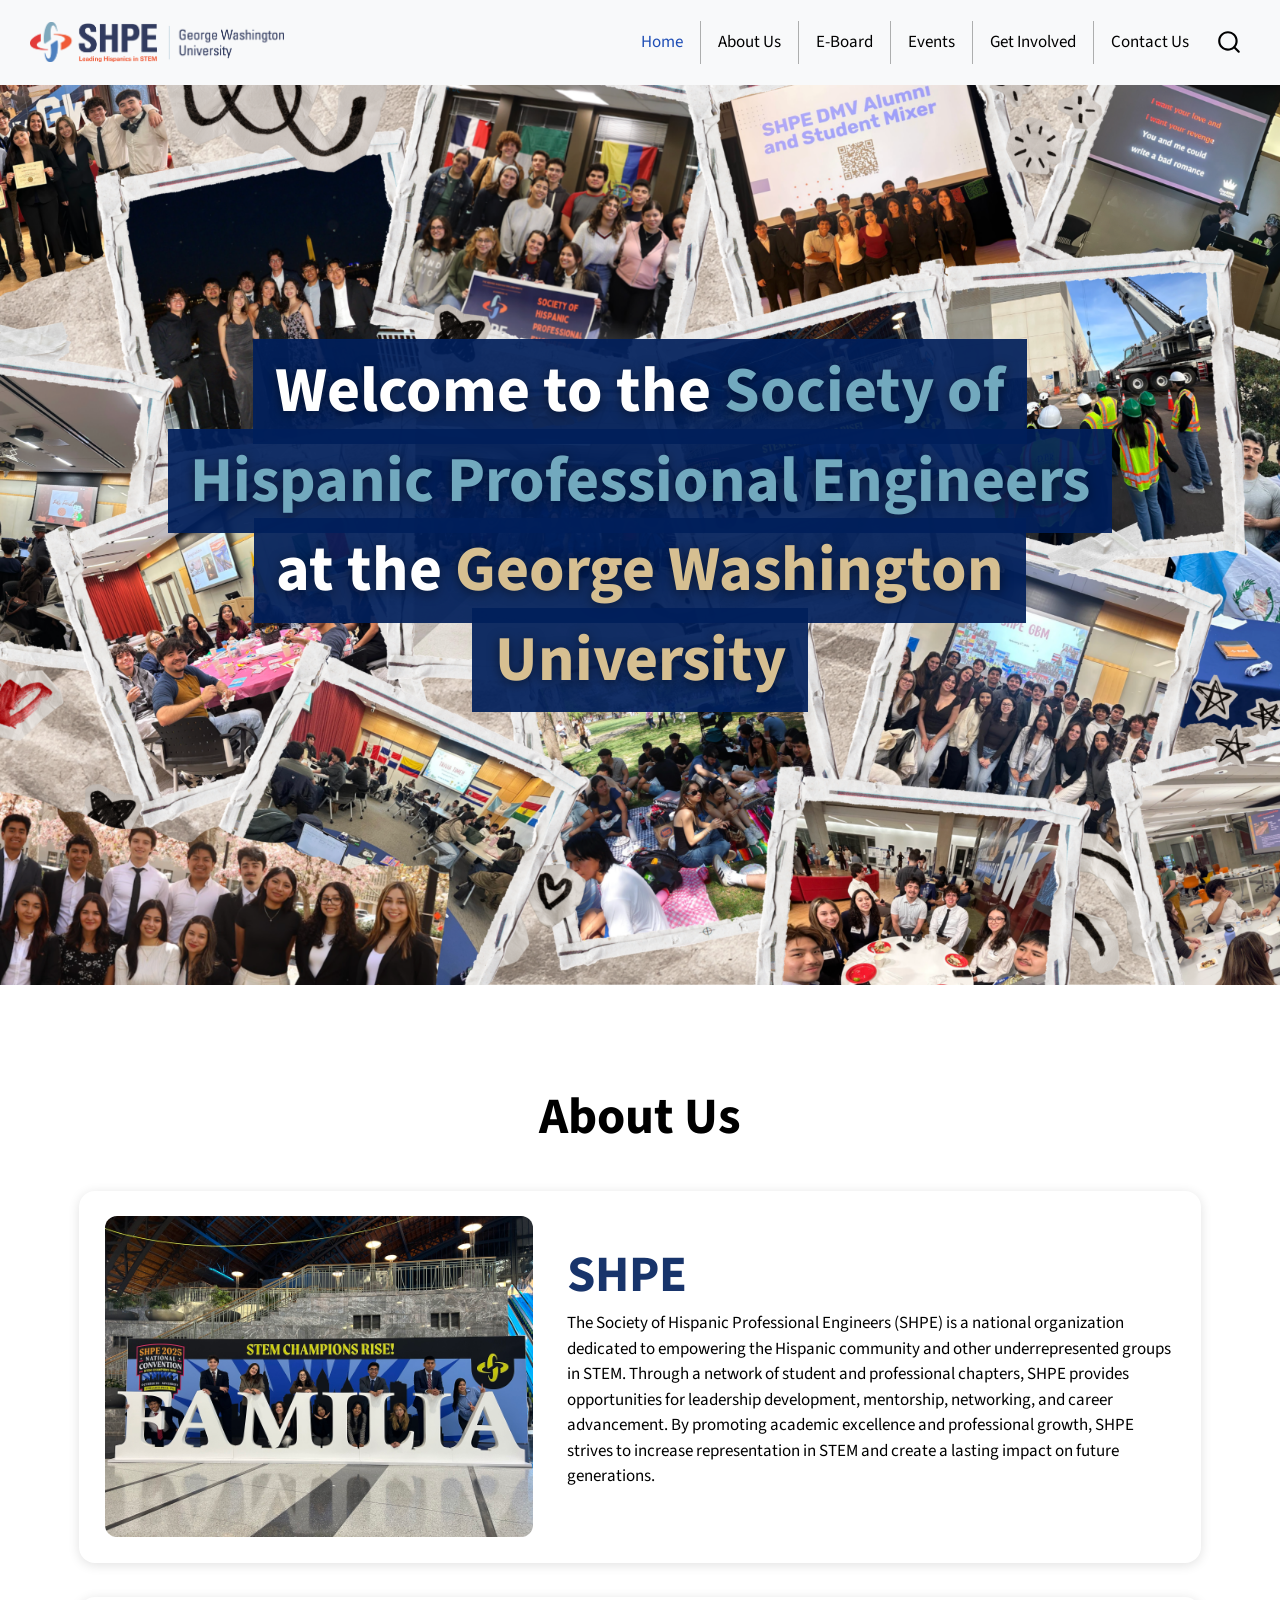
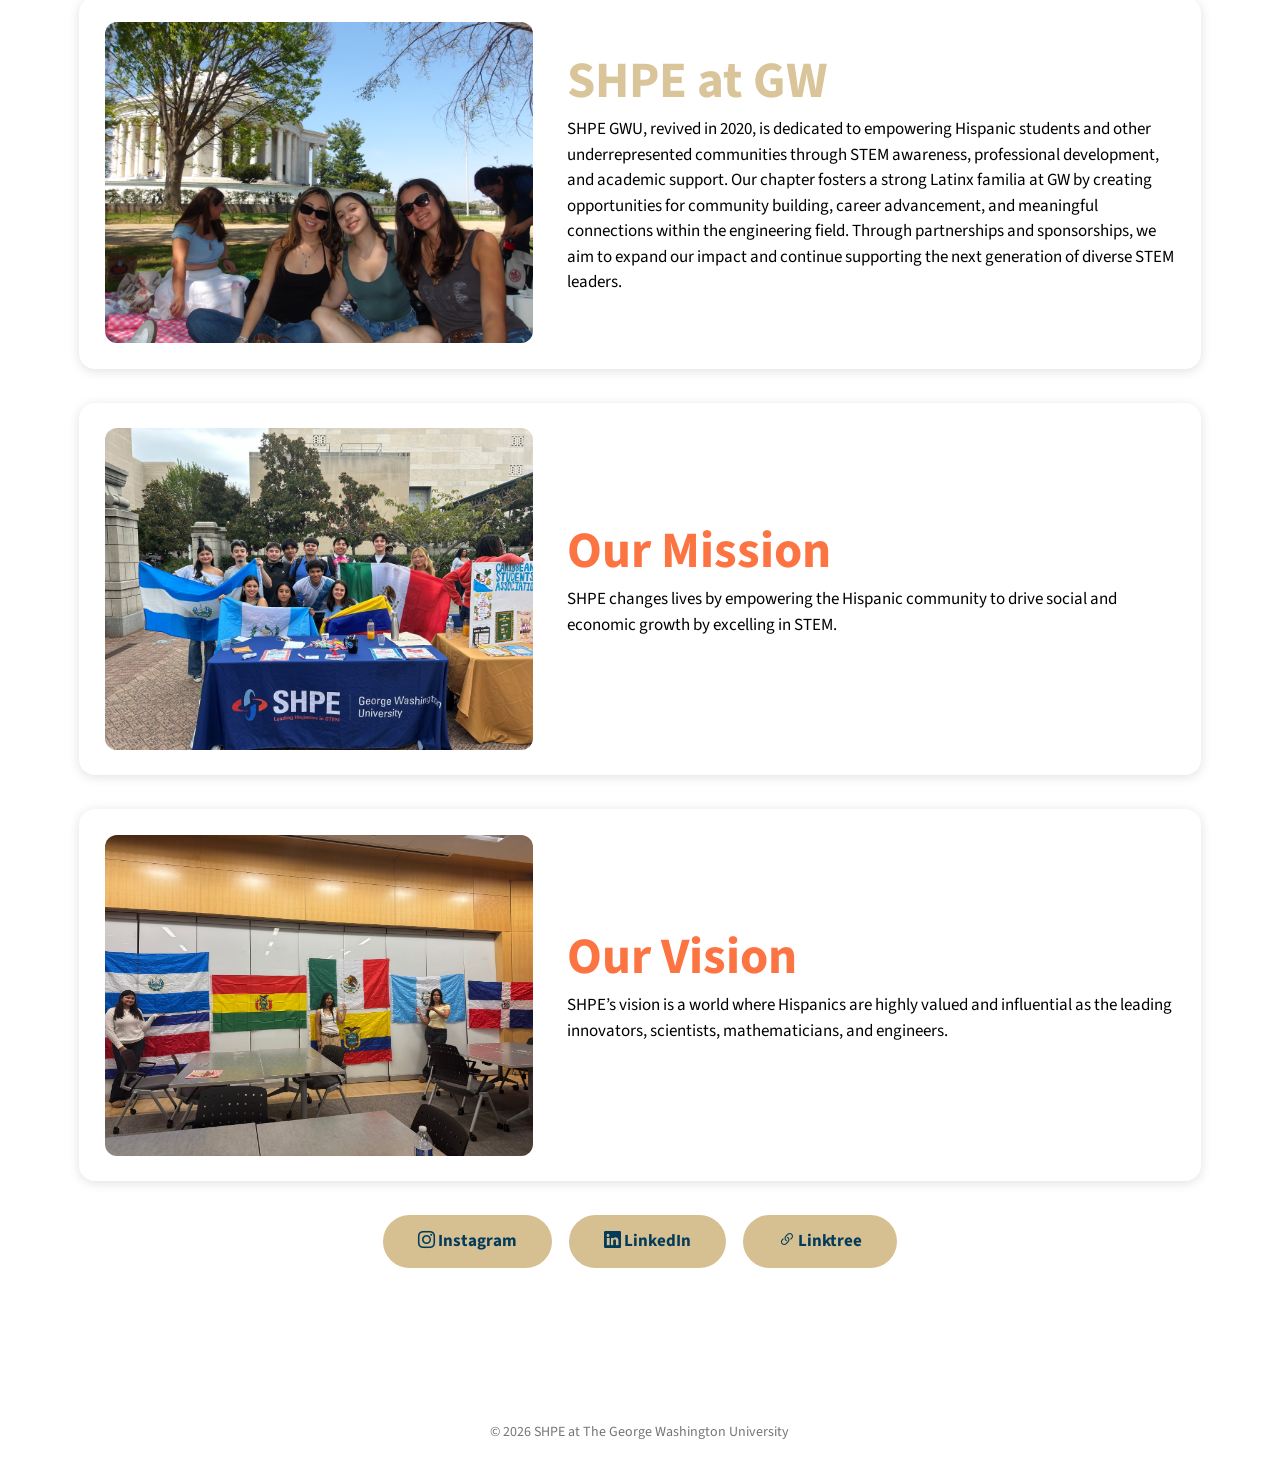
<file: index.html>
<!DOCTYPE html>
<html xmlns="http://www.w3.org/1999/xhtml" lang="en" xml:lang="en"><head>

<meta charset="utf-8">
<meta name="generator" content="quarto-1.11.9">

<meta name="viewport" content="width=device-width, initial-scale=1.0, user-scalable=yes">


<title>SHPE GW</title>
<style>
/* Default styles provided by pandoc.
** See https://pandoc.org/MANUAL.html#variables-for-html for config info.
*/
span.smallcaps{font-variant: small-caps;}
div.columns{display: flex; gap: 1.5em;}
div.column{flex: auto;}
@media screen {
div.columns{gap: min(4vw, 1.5em);}
div.column{overflow-x: auto;}
}
div.hanging-indent{margin-left: 1.5em; text-indent: -1.5em;}
ul.task-list{list-style: none;}
ul.task-list li input[type="checkbox"] {
  width: 0.8em;
  margin: 0 0.8em 0.2em -1em; /* quarto-specific, see https://github.com/quarto-dev/quarto-cli/issues/4556 */ 
  vertical-align: middle;
}
</style>


<script src="site_libs/quarto-nav/quarto-nav.js"></script>
<script src="site_libs/quarto-nav/headroom.min.js"></script>
<script src="site_libs/clipboard/clipboard.min.js"></script>
<script src="site_libs/quarto-search/autocomplete.umd.js"></script>
<script src="site_libs/quarto-search/fuse.min.js"></script>
<script src="site_libs/quarto-search/quarto-search.js"></script>
<meta name="quarto:offset" content="./">
<script src="site_libs/quarto-html/quarto.js" type="module"></script>
<script src="site_libs/quarto-html/tabsets/tabsets.js" type="module"></script>
<script src="site_libs/quarto-html/scrollable-regions/scrollable-regions.js" type="module"></script>
<script src="site_libs/quarto-html/popper.min.js"></script>
<script src="site_libs/quarto-html/tippy.umd.min.js"></script>
<link href="site_libs/quarto-html/tippy.css" rel="stylesheet">
<link href="site_libs/quarto-html/quarto-syntax-highlighting-63b5708e65d6cd79cd7618c58d0c21e7.css" rel="stylesheet" id="quarto-text-highlighting-styles">
<script src="site_libs/bootstrap/bootstrap.min.js"></script>
<link href="site_libs/bootstrap/bootstrap-icons.css" rel="stylesheet">
<link href="site_libs/bootstrap/bootstrap-a80d348a2349a0887a3bcd294ed20b3c.min.css" rel="stylesheet" append-hash="true" id="quarto-bootstrap" data-mode="light">
<script id="quarto-search-options" type="application/json">{
  "location": "navbar",
  "copy-button": false,
  "collapse-after": 3,
  "panel-placement": "end",
  "type": "overlay",
  "limit": 50,
  "keyboard-shortcut": [
    "f",
    "/",
    "s"
  ],
  "show-item-context": false,
  "language": {
    "search-no-results-text": "No results",
    "search-matching-documents-text": "matching documents",
    "search-copy-link-title": "Copy link to search",
    "search-hide-matches-text": "Hide additional matches",
    "search-more-match-text": "more match in this document",
    "search-more-matches-text": "more matches in this document",
    "search-clear-button-title": "Clear",
    "search-text-placeholder": "",
    "search-detached-cancel-button-title": "Cancel",
    "search-submit-button-title": "Submit",
    "search-label": "Search"
  }
}</script>


</head>

<body class="nav-fixed fullcontent quarto-light"><a id="quarto-skip-link" class="visually-hidden-focusable" href="#quarto-document-content">Skip to main content</a>

<div id="quarto-search-results"></div>
  <header id="quarto-header" class="headroom fixed-top">
    <nav class="navbar navbar-expand-lg " data-bs-theme="dark" aria-label="Site">
      <div class="navbar-container container-fluid">
      <div class="navbar-brand-container mx-auto">
    <a href="./index.html" class="navbar-brand navbar-brand-logo">
    <img src="./images/shpegw_logo.png" alt="" class="navbar-logo light-content">
    <img src="./images/shpegw_logo.png" alt="" class="navbar-logo dark-content">
    </a>
  </div>
          <button class="navbar-toggler" type="button" data-bs-toggle="collapse" data-bs-target="#navbarCollapse" aria-controls="navbarCollapse" aria-expanded="false" aria-label="Toggle navigation" onclick="if (window.quartoToggleHeadroom) { window.quartoToggleHeadroom(); }">
  <span class="navbar-toggler-icon"></span>
</button>
          <div class="collapse navbar-collapse" id="navbarCollapse">
            <ul class="navbar-nav navbar-nav-scroll ms-auto">
  <li class="nav-item">
    <a class="nav-link active" href="./index.html" aria-current="page"> 
<span class="menu-text">Home</span></a>
  </li>  
  <li class="nav-item">
    <a class="nav-link" href="./index.html#about-us"> 
<span class="menu-text">About Us</span></a>
  </li>  
  <li class="nav-item">
    <a class="nav-link" href="./eboard.html"> 
<span class="menu-text">E-Board</span></a>
  </li>  
  <li class="nav-item">
    <a class="nav-link" href="./events.html"> 
<span class="menu-text">Events</span></a>
  </li>  
  <li class="nav-item">
    <a class="nav-link" href="./join.html"> 
<span class="menu-text">Get Involved</span></a>
  </li>  
  <li class="nav-item">
    <a class="nav-link" href="./contact.html"> 
<span class="menu-text">Contact Us</span></a>
  </li>  
</ul>
          </div> <!-- /navcollapse -->
            <div class="quarto-navbar-tools">
</div>
            <div id="quarto-search" class="" title="Search"></div>
      </div> <!-- /container-fluid -->
    </nav>
</header>
<!-- content -->
<div id="quarto-content" class="quarto-container page-columns page-rows-contents page-layout-article page-navbar">
<!-- sidebar -->
<!-- margin-sidebar -->
    
<!-- main -->
<main class="content page-columns page-full" id="quarto-document-content" tabindex="-1"><header id="title-block-header" class="quarto-title-block"></header>




<div class="hero column-screen">
<p><img src="images/index_background2.png" class="hero-bg img-fluid" alt="SHPE GW members"> <span class="hero-title"><span class="hero-highlight">Welcome to the <span style="color:#72A9BE;">Society of Hispanic Professional Engineers</span> at the <span style="color:#D6BF91;">George Washington University</span></span></span></p>
</div>
<div class="after-hero column-screen">
<div class="after-hero-inner">
<section id="about-us" class="level2 about-heading">
<h2 data-anchor-id="about-us">About Us</h2>
</section>
<div class="about-card">
<p><img src="images/general/familia_img.jpg" class="img-fluid" alt="Convention 2025"></p>
<section id="shpe" class="level3 about-card-text">
<h3 data-anchor-id="shpe"><span style="color:#001F5B;">SHPE</span></h3>
<p>The Society of Hispanic Professional Engineers (SHPE) is a national organization dedicated to empowering the Hispanic community and other underrepresented groups in STEM. Through a network of student and professional chapters, SHPE provides opportunities for leadership development, mentorship, networking, and career advancement. By promoting academic excellence and professional growth, SHPE strives to increase representation in STEM and create a lasting impact on future generations.</p>
</section>
</div>
<div class="about-card">
<p><img src="images/general/picnic02.JPG" class="img-fluid" alt="Picnic"></p>
<section id="shpe-at-gw" class="level3 about-card-text">
<h3 data-anchor-id="shpe-at-gw"><span style="color:#D6BF91;">SHPE at GW</span></h3>
<p>SHPE GWU, revived in 2020, is dedicated to empowering Hispanic students and other underrepresented communities through STEM awareness, professional development, and academic support. Our chapter fosters a strong Latinx familia at GW by creating opportunities for community building, career advancement, and meaningful connections within the engineering field. Through partnerships and sponsorships, we aim to expand our impact and continue supporting the next generation of diverse STEM leaders.</p>
</section>
</div>
<div class="about-card">
<p><img src="images/general/hhm.jpg" class="img-fluid" alt="Meet La Familia"></p>
<section id="our-mission" class="level3 about-card-text">
<h3 data-anchor-id="our-mission"><span style="color:#FD652F;">Our Mission</span></h3>
<p>SHPE changes lives by empowering the Hispanic community to drive social and economic growth by excelling in STEM.</p>
</section>
</div>
<div class="about-card">
<p><img src="images/general/team02.jpg" class="img-fluid" alt="Team02"></p>
<section id="our-vision" class="level3 about-card-text">
<h3 data-anchor-id="our-vision"><span style="color:#FD652F;">Our Vision</span></h3>
<p>SHPE’s vision is a world where Hispanics are highly valued and influential as the leading innovators, scientists, mathematicians, and engineers.</p>
</section>
</div>
</div>
<div class="join-links-social">
<p><a href="https://www.instagram.com/shpe_gwu" class="btn join-btn"><i class="bi bi-instagram"></i> Instagram</a></p>
<p><a href="https://www.linkedin.com/company/shpegwu" class="btn join-btn"><i class="bi bi-linkedin"></i> LinkedIn</a></p>
<p><a href="https://linktr.ee/shpegwu" class="btn join-btn"><i class="bi bi-link-45deg"></i> Linktree</a></p>
</div>
</div>



</main> <!-- /main -->
<script id="quarto-html-after-body" type="application/javascript">
  window.document.addEventListener("DOMContentLoaded", function (event) {
    const isCodeAnnotation = (el) => {
      for (const clz of el.classList) {
        if (clz.startsWith('code-annotation-')) {                     
          return true;
        }
      }
      return false;
    }
    const onCopySuccess = function(e) {
      // button target
      const button = e.trigger;
      // don't keep focus
      button.blur();
      // flash "checked"
      button.classList.add('code-copy-button-checked');
      var currentTitle = button.getAttribute("title");
      button.setAttribute("title", "Copied!");
      let tooltip;
      if (window.bootstrap) {
        button.setAttribute("data-bs-toggle", "tooltip");
        button.setAttribute("data-bs-placement", "left");
        button.setAttribute("data-bs-title", "Copied!");
        tooltip = new bootstrap.Tooltip(button, 
          { trigger: "manual", 
            customClass: "code-copy-button-tooltip",
            offset: [0, -8]});
        tooltip.show();    
      }
      setTimeout(function() {
        if (tooltip) {
          tooltip.hide();
          button.removeAttribute("data-bs-title");
          button.removeAttribute("data-bs-toggle");
          button.removeAttribute("data-bs-placement");
        }
        button.setAttribute("title", currentTitle);
        button.classList.remove('code-copy-button-checked');
      }, 1000);
      // clear code selection
      e.clearSelection();
    }
    const getTextToCopy = function(trigger) {
      const outerScaffold = trigger.parentElement.cloneNode(true);
      const codeEl = outerScaffold.querySelector('code');
      for (const childEl of codeEl.children) {
        if (isCodeAnnotation(childEl)) {
          childEl.remove();
        }
      }
      return codeEl.innerText;
    }
    const clipboard = new window.ClipboardJS('.code-copy-button:not([data-in-quarto-modal])', {
      text: getTextToCopy
    });
    clipboard.on('success', onCopySuccess);
    if (window.document.getElementById('quarto-embedded-source-code-modal')) {
      const clipboardModal = new window.ClipboardJS('.code-copy-button[data-in-quarto-modal]', {
        text: getTextToCopy,
        container: window.document.getElementById('quarto-embedded-source-code-modal')
      });
      clipboardModal.on('success', onCopySuccess);
    }
      var localhostRegex = new RegExp(/^(?:http|https):\/\/localhost\:?[0-9]*\//);
      var mailtoRegex = new RegExp(/^mailto:/);
        var filterRegex = new RegExp("https:\/\/alykorp-stack\.github\.io\/shpe_gw\/");
      var isInternal = (href) => {
          return filterRegex.test(href) || localhostRegex.test(href) || mailtoRegex.test(href);
      }
      // Inspect non-navigation links and adorn them if external
      window.quartoDecorateExternalLinks = function (root) {
     var links = (root || window.document).querySelectorAll('a[href]:not(.nav-link):not(.navbar-brand):not(.toc-action):not(.sidebar-link):not(.sidebar-item-toggle):not(.pagination-link):not(.no-external):not([aria-hidden]):not(.dropdown-item):not(.quarto-navigation-tool):not(.about-link)');
      for (var i=0; i<links.length; i++) {
        const link = links[i];
        if (!isInternal(link.href)) {
          // undo the damage that might have been done by quarto-nav.js in the case of
          // links that we want to consider external
          if (link.dataset.originalHref !== undefined) {
            link.href = link.dataset.originalHref;
          }
          if (!link.classList.contains('no-external-icon')) {
          }
        }
      }
      };
      window.quartoDecorateExternalLinks(window.document);
    // Esc closes the popup (WCAG 1.4.13) and focus leaving both trigger and
    // popup closes it (WCAG 2.4.11); tippy handles neither for interactive popups.
    const hideOnEscAndFocusOut = {
      name: 'hideOnEscAndFocusOut',
      defaultValue: true,
      fn(instance) {
        const dismiss = () => {
          // A show scheduled by the trigger delay would otherwise reopen it
          instance.clearDelayTimeouts();
          instance.hide();
        };
        const onKeyDown = (event) => {
          if (event.key !== 'Escape') {
            return;
          }
          // Keep Esc from also reaching page handlers (e.g. reveal.js overview),
          // except an open reveal.js slide menu, which Esc should close too.
          // The menu handles keys only when its keyboard option is on.
          const menuHandlesEsc = window.Reveal?.getPlugin?.('menu')?.isOpen() &&
            window.Reveal.getConfig().menu?.keyboard !== false;
          if (!menuHandlesEsc) {
            event.stopPropagation();
          }
          if (instance.popper.contains(window.document.activeElement)) {
            // Disabled while refocusing so the focus trigger does not reopen it
            instance.disable();
            instance.reference.focus();
            instance.enable();
          }
          dismiss();
        };
        const onFocusOut = (event) => {
          const target = event.relatedTarget;
          if (target && !instance.reference.contains(target) &&
              !instance.popper.contains(target)) {
            dismiss();
          }
        };
        // On the trigger too: a click trigger (code-annotations: select) has no
        // blur handling. Attached for the instance's lifetime so leaving the
        // trigger also cancels a show still pending on the trigger delay.
        instance.reference.addEventListener('focusout', onFocusOut);
        return {
          onShow() {
            window.document.addEventListener('keydown', onKeyDown, true);
            instance.popper.addEventListener('focusout', onFocusOut);
          },
          onHide() {
            window.document.removeEventListener('keydown', onKeyDown, true);
            instance.popper.removeEventListener('focusout', onFocusOut);
          },
          onDestroy() {
            instance.reference.removeEventListener('focusout', onFocusOut);
          },
        };
      },
    };
    function tippyHover(el, contentFn, onTriggerFn, onUntriggerFn) {
      const config = {
        allowHTML: true,
        maxWidth: 500,
        delay: 100,
        arrow: false,
        appendTo: function(el) {
            return el.parentElement;
        },
        interactive: true,
        interactiveBorder: 10,
        theme: 'quarto',
        placement: 'bottom-start',
        plugins: [hideOnEscAndFocusOut],
      };
      if (contentFn) {
        config.content = contentFn;
      }
      if (onTriggerFn) {
        config.onTrigger = onTriggerFn;
      }
      if (onUntriggerFn) {
        config.onUntrigger = onUntriggerFn;
      }
      window.tippy(el, config); 
    }
    const noterefs = window.document.querySelectorAll('a[role="doc-noteref"]');
    for (var i=0; i<noterefs.length; i++) {
      const ref = noterefs[i];
      tippyHover(ref, function() {
        // use id or data attribute instead here
        let href = ref.getAttribute('data-footnote-href') || ref.getAttribute('href');
        try { href = new URL(href).hash; } catch {}
        const id = href.replace(/^#\/?/, "");
        const note = window.document.getElementById(id);
        if (note) {
          return note.innerHTML;
        } else {
          return "";
        }
      });
    }
    const xrefs = window.document.querySelectorAll('a.quarto-xref');
    const processXRef = (id, note) => {
      // Strip column container classes
      const stripColumnClz = (el) => {
        el.classList.remove("page-full", "page-columns");
        if (el.children) {
          for (const child of el.children) {
            stripColumnClz(child);
          }
        }
      }
      stripColumnClz(note)
      if (id === null || id.startsWith('sec-')) {
        // Special case sections, only their first couple elements
        const container = document.createElement("div");
        if (note.children && note.children.length > 2) {
          container.appendChild(note.children[0].cloneNode(true));
          for (let i = 1; i < note.children.length; i++) {
            const child = note.children[i];
            if (child.tagName === "P" && child.innerText === "") {
              continue;
            } else {
              container.appendChild(child.cloneNode(true));
              break;
            }
          }
          if (window.Quarto?.typesetMath) {
            window.Quarto.typesetMath(container);
          }
          return container.innerHTML
        } else {
          if (window.Quarto?.typesetMath) {
            window.Quarto.typesetMath(note);
          }
          return note.innerHTML;
        }
      } else {
        // Remove any anchor links if they are present
        const anchorLink = note.querySelector('a.anchorjs-link');
        if (anchorLink) {
          anchorLink.remove();
        }
        if (window.Quarto?.typesetMath) {
          window.Quarto.typesetMath(note);
        }
        if (note.classList.contains("callout")) {
          return note.outerHTML;
        } else {
          return note.innerHTML;
        }
      }
    }
    for (var i=0; i<xrefs.length; i++) {
      const xref = xrefs[i];
      tippyHover(xref, undefined, function(instance) {
        instance.disable();
        let url = xref.getAttribute('href');
        let hash = undefined; 
        if (url.startsWith('#')) {
          hash = url;
        } else {
          try { hash = new URL(url).hash; } catch {}
        }
        if (hash) {
          const id = hash.replace(/^#\/?/, "");
          const note = window.document.getElementById(id);
          if (note !== null) {
            try {
              const html = processXRef(id, note.cloneNode(true));
              instance.setContent(html);
            } finally {
              instance.enable();
              instance.show();
            }
          } else {
            // See if we can fetch this
            fetch(url.split('#')[0])
            .then(res => res.text())
            .then(html => {
              const parser = new DOMParser();
              const htmlDoc = parser.parseFromString(html, "text/html");
              const note = htmlDoc.getElementById(id);
              if (note !== null) {
                const html = processXRef(id, note);
                instance.setContent(html);
              } 
            }).finally(() => {
              instance.enable();
              instance.show();
            });
          }
        } else {
          // See if we can fetch a full url (with no hash to target)
          // This is a special case and we should probably do some content thinning / targeting
          fetch(url)
          .then(res => res.text())
          .then(html => {
            const parser = new DOMParser();
            const htmlDoc = parser.parseFromString(html, "text/html");
            const note = htmlDoc.querySelector('main.content');
            if (note !== null) {
              // This should only happen for chapter cross references
              // (since there is no id in the URL)
              // remove the first header
              if (note.children.length > 0 && note.children[0].tagName === "HEADER") {
                note.children[0].remove();
              }
              const html = processXRef(null, note);
              instance.setContent(html);
            } 
          }).finally(() => {
            instance.enable();
            instance.show();
          });
        }
      }, function(instance) {
      });
    }
        let selectedAnnoteEl;
        const selectorForAnnotation = ( cell, annotation) => {
          let cellAttr = 'data-code-cell="' + cell + '"';
          let lineAttr = 'data-code-annotation="' +  annotation + '"';
          const selector = 'span[' + cellAttr + '][' + lineAttr + ']';
          return selector;
        }
        const selectCodeLines = (annoteEl) => {
          const doc = window.document;
          const targetCell = annoteEl.getAttribute("data-target-cell");
          const targetAnnotation = annoteEl.getAttribute("data-target-annotation");
          const annoteSpan = window.document.querySelector(selectorForAnnotation(targetCell, targetAnnotation));
          const lines = annoteSpan.getAttribute("data-code-lines").split(",");
          const lineIds = lines.map((line) => {
            return targetCell + "-" + line;
          })
          // Each band is positioned against its own containing block, which is
          // not the offsetParent of the lines, so place it from client rects.
          const placeBand = (band, firstEl, lastEl, codeBlock) => {
            const container = band.offsetParent;
            if (container === null) {
              return;
            }
            const containerRect = container.getBoundingClientRect();
            // Reveal.js scales slides with a transform, so convert client
            // pixels back to the CSS pixels of the container.
            const scale = containerRect.height / container.offsetHeight || 1;
            const firstRect = firstEl.getBoundingClientRect();
            const lastRect = lastEl.getBoundingClientRect();
            const top = (firstRect.top - containerRect.top) / scale - container.clientTop + container.scrollTop;
            const height = (lastRect.bottom - firstRect.top) / scale;
            band.style.top = top - 2 + "px";
            band.style.height = height + 4 + "px";
            if (codeBlock) {
              // Without the copy button wrapper, the containing block is wider
              // than the code block, so span the code block explicitly.
              const blockRect = codeBlock.getBoundingClientRect();
              band.style.left = (blockRect.left - containerRect.left) / scale - container.clientLeft + container.scrollLeft + "px";
              band.style.width = blockRect.width / scale + "px";
            }
          };
          if (lineIds.length > 0) {
            const el = window.document.getElementById(lineIds[0]);
            const lastEl = window.document.getElementById(lineIds[lineIds.length - 1]);
            const parent = el.parentElement.parentElement;
            // cook up a div (if necessary) and position it
            let div = window.document.getElementById("code-annotation-line-highlight");
            if (div === null) {
              div = window.document.createElement("div");
              div.setAttribute("id", "code-annotation-line-highlight");
              div.style.position = 'absolute';
              parent.appendChild(div);
            }
            placeBand(div, el, lastEl, parent.closest("div.sourceCode") || parent);
            let gutterDiv = window.document.getElementById("code-annotation-line-highlight-gutter");
            if (gutterDiv === null) {
              gutterDiv = window.document.createElement("div");
              gutterDiv.setAttribute("id", "code-annotation-line-highlight-gutter");
              gutterDiv.style.position = 'absolute';
              const codeCell = window.document.getElementById(targetCell);
              const gutter = codeCell.querySelector('.code-annotation-gutter');
              gutter.appendChild(gutterDiv);
            }
            placeBand(gutterDiv, el, lastEl);
            selectedAnnoteEl = annoteEl;
          }
        };
        const unselectCodeLines = () => {
          const elementsIds = ["code-annotation-line-highlight", "code-annotation-line-highlight-gutter"];
          elementsIds.forEach((elId) => {
            const div = window.document.getElementById(elId);
            if (div) {
              div.remove();
            }
          });
          selectedAnnoteEl = undefined;
        };
          // Handle positioning of the toggle
      window.addEventListener(
        "resize",
        throttle(() => {
          elRect = undefined;
          if (selectedAnnoteEl) {
            selectCodeLines(selectedAnnoteEl);
          }
        }, 10)
      );
      function throttle(fn, ms) {
      let throttle = false;
      let timer;
        return (...args) => {
          if(!throttle) { // first call gets through
              fn.apply(this, args);
              throttle = true;
          } else { // all the others get throttled
              if(timer) clearTimeout(timer); // cancel #2
              timer = setTimeout(() => {
                fn.apply(this, args);
                timer = throttle = false;
              }, ms);
          }
        };
      }
        // Attach click handler to the DT
        const annoteDls = window.document.querySelectorAll('dt[data-target-cell]');
        for (const annoteDlNode of annoteDls) {
          annoteDlNode.addEventListener('click', (event) => {
            const clickedEl = event.target;
            if (clickedEl !== selectedAnnoteEl) {
              unselectCodeLines();
              const activeEl = window.document.querySelector('dt[data-target-cell].code-annotation-active');
              if (activeEl) {
                activeEl.classList.remove('code-annotation-active');
              }
              selectCodeLines(clickedEl);
              clickedEl.classList.add('code-annotation-active');
            } else {
              // Unselect the line
              unselectCodeLines();
              clickedEl.classList.remove('code-annotation-active');
            }
          });
        }
    const findCites = (el) => {
      const parentEl = el.parentElement;
      if (parentEl) {
        const cites = parentEl.dataset.cites;
        if (cites) {
          return {
            el,
            cites: cites.split(' ')
          };
        } else {
          return findCites(el.parentElement)
        }
      } else {
        return undefined;
      }
    };
    var bibliorefs = window.document.querySelectorAll('a[role="doc-biblioref"]');
    for (var i=0; i<bibliorefs.length; i++) {
      const ref = bibliorefs[i];
      const citeInfo = findCites(ref);
      if (citeInfo) {
        tippyHover(citeInfo.el, function() {
          var popup = window.document.createElement('div');
          citeInfo.cites.forEach(function(cite) {
            var citeDiv = window.document.createElement('div');
            citeDiv.classList.add('hanging-indent');
            citeDiv.classList.add('csl-entry');
            var biblioDiv = window.document.getElementById('ref-' + cite);
            if (biblioDiv) {
              citeDiv.innerHTML = biblioDiv.innerHTML;
            }
            popup.appendChild(citeDiv);
          });
          return popup.innerHTML;
        });
      }
    }
  });
  </script>
  <script type="application/javascript">
  window.quartoScrollableRegionsLabels = {"code":"Scrollable code","output":"Scrollable output"};
  </script>
</div> <!-- /content -->
<footer class="footer">
  <div class="nav-footer">
    <div class="nav-footer-left">
      &nbsp;
    </div>   
    <div class="nav-footer-center">
<p>© 2026 SHPE at The George Washington University</p>
</div>
    <div class="nav-footer-right">
      &nbsp;
    </div>
  </div>
</footer>




</body></html>
</file>
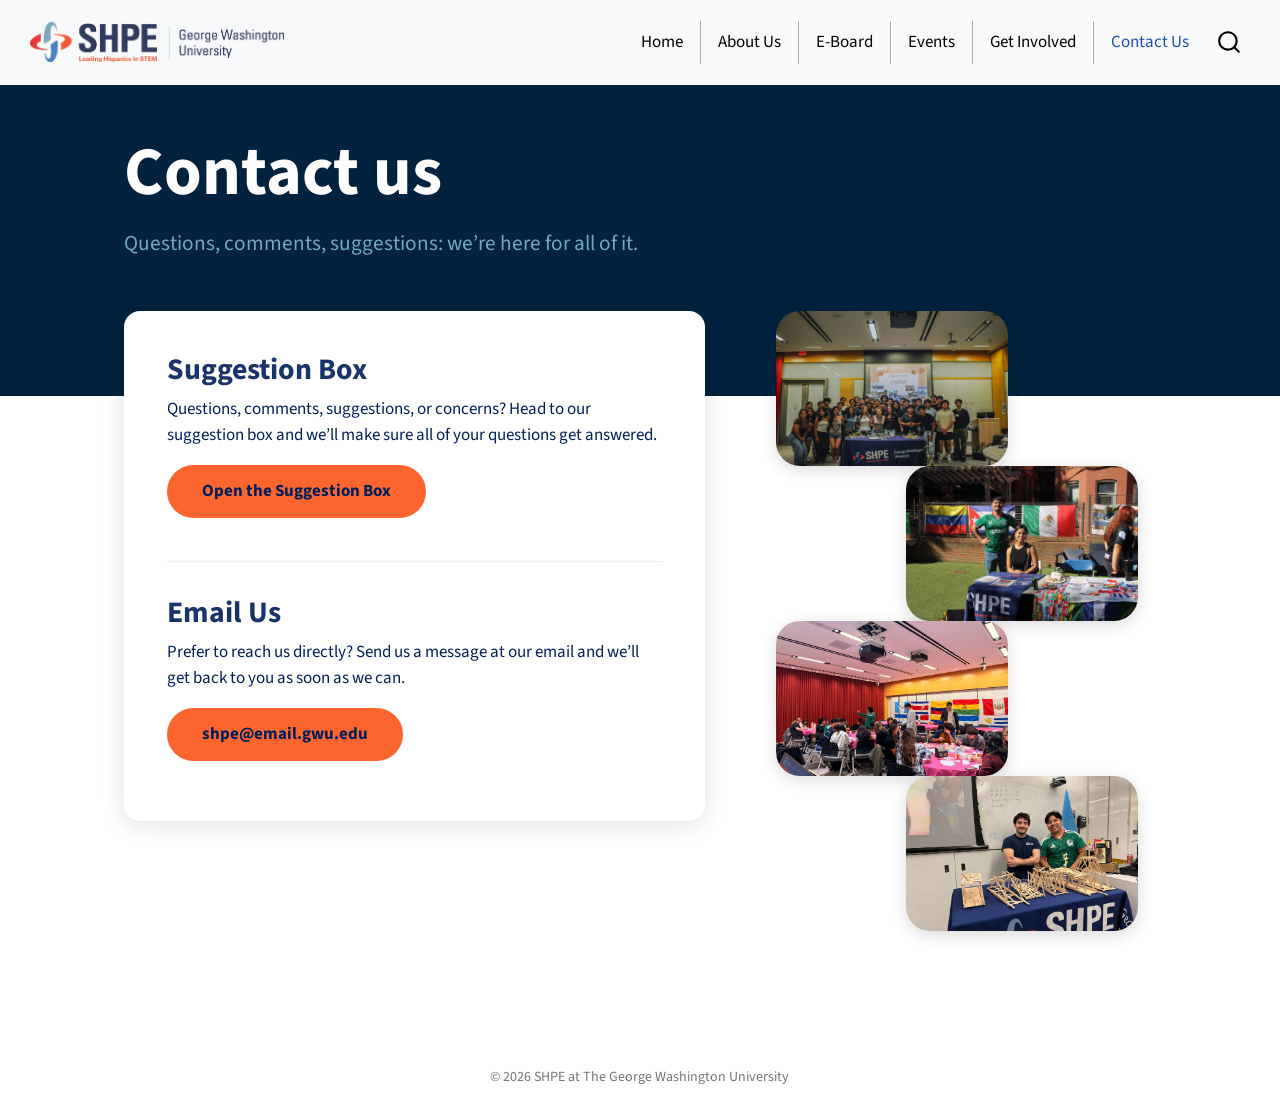
<file: contact.html>
<!DOCTYPE html>
<html xmlns="http://www.w3.org/1999/xhtml" lang="en" xml:lang="en"><head>

<meta charset="utf-8">
<meta name="generator" content="quarto-1.11.9">

<meta name="viewport" content="width=device-width, initial-scale=1.0, user-scalable=yes">


<title>Contact Us – SHPE GW</title>
<style>
/* Default styles provided by pandoc.
** See https://pandoc.org/MANUAL.html#variables-for-html for config info.
*/
span.smallcaps{font-variant: small-caps;}
div.columns{display: flex; gap: 1.5em;}
div.column{flex: auto;}
@media screen {
div.columns{gap: min(4vw, 1.5em);}
div.column{overflow-x: auto;}
}
div.hanging-indent{margin-left: 1.5em; text-indent: -1.5em;}
ul.task-list{list-style: none;}
ul.task-list li input[type="checkbox"] {
  width: 0.8em;
  margin: 0 0.8em 0.2em -1em; /* quarto-specific, see https://github.com/quarto-dev/quarto-cli/issues/4556 */ 
  vertical-align: middle;
}
</style>


<script src="site_libs/quarto-nav/quarto-nav.js"></script>
<script src="site_libs/quarto-nav/headroom.min.js"></script>
<script src="site_libs/clipboard/clipboard.min.js"></script>
<script src="site_libs/quarto-search/autocomplete.umd.js"></script>
<script src="site_libs/quarto-search/fuse.min.js"></script>
<script src="site_libs/quarto-search/quarto-search.js"></script>
<meta name="quarto:offset" content="./">
<script src="site_libs/quarto-html/quarto.js" type="module"></script>
<script src="site_libs/quarto-html/tabsets/tabsets.js" type="module"></script>
<script src="site_libs/quarto-html/scrollable-regions/scrollable-regions.js" type="module"></script>
<script src="site_libs/quarto-html/popper.min.js"></script>
<script src="site_libs/quarto-html/tippy.umd.min.js"></script>
<link href="site_libs/quarto-html/tippy.css" rel="stylesheet">
<link href="site_libs/quarto-html/quarto-syntax-highlighting-63b5708e65d6cd79cd7618c58d0c21e7.css" rel="stylesheet" id="quarto-text-highlighting-styles">
<script src="site_libs/bootstrap/bootstrap.min.js"></script>
<link href="site_libs/bootstrap/bootstrap-icons.css" rel="stylesheet">
<link href="site_libs/bootstrap/bootstrap-a80d348a2349a0887a3bcd294ed20b3c.min.css" rel="stylesheet" append-hash="true" id="quarto-bootstrap" data-mode="light">
<script id="quarto-search-options" type="application/json">{
  "location": "navbar",
  "copy-button": false,
  "collapse-after": 3,
  "panel-placement": "end",
  "type": "overlay",
  "limit": 50,
  "keyboard-shortcut": [
    "f",
    "/",
    "s"
  ],
  "show-item-context": false,
  "language": {
    "search-no-results-text": "No results",
    "search-matching-documents-text": "matching documents",
    "search-copy-link-title": "Copy link to search",
    "search-hide-matches-text": "Hide additional matches",
    "search-more-match-text": "more match in this document",
    "search-more-matches-text": "more matches in this document",
    "search-clear-button-title": "Clear",
    "search-text-placeholder": "",
    "search-detached-cancel-button-title": "Cancel",
    "search-submit-button-title": "Submit",
    "search-label": "Search"
  }
}</script>


</head>

<body class="nav-fixed fullcontent quarto-light"><a id="quarto-skip-link" class="visually-hidden-focusable" href="#quarto-document-content">Skip to main content</a>

<div id="quarto-search-results"></div>
  <header id="quarto-header" class="headroom fixed-top">
    <nav class="navbar navbar-expand-lg " data-bs-theme="dark" aria-label="Site">
      <div class="navbar-container container-fluid">
      <div class="navbar-brand-container mx-auto">
    <a href="./index.html" class="navbar-brand navbar-brand-logo">
    <img src="./images/shpegw_logo.png" alt="" class="navbar-logo light-content">
    <img src="./images/shpegw_logo.png" alt="" class="navbar-logo dark-content">
    </a>
  </div>
          <button class="navbar-toggler" type="button" data-bs-toggle="collapse" data-bs-target="#navbarCollapse" aria-controls="navbarCollapse" aria-expanded="false" aria-label="Toggle navigation" onclick="if (window.quartoToggleHeadroom) { window.quartoToggleHeadroom(); }">
  <span class="navbar-toggler-icon"></span>
</button>
          <div class="collapse navbar-collapse" id="navbarCollapse">
            <ul class="navbar-nav navbar-nav-scroll ms-auto">
  <li class="nav-item">
    <a class="nav-link" href="./index.html"> 
<span class="menu-text">Home</span></a>
  </li>  
  <li class="nav-item">
    <a class="nav-link" href="./index.html#about-us"> 
<span class="menu-text">About Us</span></a>
  </li>  
  <li class="nav-item">
    <a class="nav-link" href="./eboard.html"> 
<span class="menu-text">E-Board</span></a>
  </li>  
  <li class="nav-item">
    <a class="nav-link" href="./events.html"> 
<span class="menu-text">Events</span></a>
  </li>  
  <li class="nav-item">
    <a class="nav-link" href="./join.html"> 
<span class="menu-text">Get Involved</span></a>
  </li>  
  <li class="nav-item">
    <a class="nav-link active" href="./contact.html" aria-current="page"> 
<span class="menu-text">Contact Us</span></a>
  </li>  
</ul>
          </div> <!-- /navcollapse -->
            <div class="quarto-navbar-tools">
</div>
            <div id="quarto-search" class="" title="Search"></div>
      </div> <!-- /container-fluid -->
    </nav>
</header>
<!-- content -->
<div id="quarto-content" class="quarto-container page-columns page-rows-contents page-layout-article page-navbar">
<!-- sidebar -->
<!-- margin-sidebar -->
    
<!-- main -->
<main class="content page-columns page-full" id="quarto-document-content" tabindex="-1"><header id="title-block-header" class="quarto-title-block"></header>




<div class="page-hero column-screen">
<div class="page-hero-inner">
<p><span class="page-title">Contact us</span></p>
<p><span class="page-subtitle">Questions, comments, suggestions: we’re here for all of it.</span></p>
</div>
</div>
<div class="contact-body column-screen">
<div class="contact-body-inner">
<div class="contact-card">
<section id="suggestion-box" class="level3">
<h3 data-anchor-id="suggestion-box">Suggestion Box</h3>
<p>Questions, comments, suggestions, or concerns? Head to our suggestion box and we’ll make sure all of your questions get answered.</p>
<p><a href="https://docs.google.com/forms/d/e/1FAIpQLScezo97qIL4w_Wj6eDyPDBWRluiV8zvTa6EaoFuZvsjt09w8g/viewform" class="btn join-btn" target="_blank">Open the Suggestion Box</a></p>
</section>
<section id="email-us" class="level3">
<h3 data-anchor-id="email-us">Email Us</h3>
<p>Prefer to reach us directly? Send us a message at our email and we’ll get back to you as soon as we can.</p>
<p><a href="mailto:shpe@email.gwu.edu" class="btn join-btn">shpe@email.gwu.edu</a></p>
</section>
</div>
<div class="contact-cluster" aria-hidden="true">
  <img class="contact-photo contact-photo-1" src="images/general/sgbm.jpg" alt="">
  <img class="contact-photo contact-photo-2" src="images/general/meetlafam.JPG" alt="">
  <img class="contact-photo contact-photo-3" src="images/general/sipnpaint.jpg" alt="">
  <img class="contact-photo contact-photo-4" src="images/general/bridge.jpg" alt="">
</div>
</div>
</div>



</main> <!-- /main -->
<script id="quarto-html-after-body" type="application/javascript">
  window.document.addEventListener("DOMContentLoaded", function (event) {
    const isCodeAnnotation = (el) => {
      for (const clz of el.classList) {
        if (clz.startsWith('code-annotation-')) {                     
          return true;
        }
      }
      return false;
    }
    const onCopySuccess = function(e) {
      // button target
      const button = e.trigger;
      // don't keep focus
      button.blur();
      // flash "checked"
      button.classList.add('code-copy-button-checked');
      var currentTitle = button.getAttribute("title");
      button.setAttribute("title", "Copied!");
      let tooltip;
      if (window.bootstrap) {
        button.setAttribute("data-bs-toggle", "tooltip");
        button.setAttribute("data-bs-placement", "left");
        button.setAttribute("data-bs-title", "Copied!");
        tooltip = new bootstrap.Tooltip(button, 
          { trigger: "manual", 
            customClass: "code-copy-button-tooltip",
            offset: [0, -8]});
        tooltip.show();    
      }
      setTimeout(function() {
        if (tooltip) {
          tooltip.hide();
          button.removeAttribute("data-bs-title");
          button.removeAttribute("data-bs-toggle");
          button.removeAttribute("data-bs-placement");
        }
        button.setAttribute("title", currentTitle);
        button.classList.remove('code-copy-button-checked');
      }, 1000);
      // clear code selection
      e.clearSelection();
    }
    const getTextToCopy = function(trigger) {
      const outerScaffold = trigger.parentElement.cloneNode(true);
      const codeEl = outerScaffold.querySelector('code');
      for (const childEl of codeEl.children) {
        if (isCodeAnnotation(childEl)) {
          childEl.remove();
        }
      }
      return codeEl.innerText;
    }
    const clipboard = new window.ClipboardJS('.code-copy-button:not([data-in-quarto-modal])', {
      text: getTextToCopy
    });
    clipboard.on('success', onCopySuccess);
    if (window.document.getElementById('quarto-embedded-source-code-modal')) {
      const clipboardModal = new window.ClipboardJS('.code-copy-button[data-in-quarto-modal]', {
        text: getTextToCopy,
        container: window.document.getElementById('quarto-embedded-source-code-modal')
      });
      clipboardModal.on('success', onCopySuccess);
    }
      var localhostRegex = new RegExp(/^(?:http|https):\/\/localhost\:?[0-9]*\//);
      var mailtoRegex = new RegExp(/^mailto:/);
        var filterRegex = new RegExp("https:\/\/alykorp-stack\.github\.io\/shpe_gw\/");
      var isInternal = (href) => {
          return filterRegex.test(href) || localhostRegex.test(href) || mailtoRegex.test(href);
      }
      // Inspect non-navigation links and adorn them if external
      window.quartoDecorateExternalLinks = function (root) {
     var links = (root || window.document).querySelectorAll('a[href]:not(.nav-link):not(.navbar-brand):not(.toc-action):not(.sidebar-link):not(.sidebar-item-toggle):not(.pagination-link):not(.no-external):not([aria-hidden]):not(.dropdown-item):not(.quarto-navigation-tool):not(.about-link)');
      for (var i=0; i<links.length; i++) {
        const link = links[i];
        if (!isInternal(link.href)) {
          // undo the damage that might have been done by quarto-nav.js in the case of
          // links that we want to consider external
          if (link.dataset.originalHref !== undefined) {
            link.href = link.dataset.originalHref;
          }
          if (!link.classList.contains('no-external-icon')) {
          }
        }
      }
      };
      window.quartoDecorateExternalLinks(window.document);
    // Esc closes the popup (WCAG 1.4.13) and focus leaving both trigger and
    // popup closes it (WCAG 2.4.11); tippy handles neither for interactive popups.
    const hideOnEscAndFocusOut = {
      name: 'hideOnEscAndFocusOut',
      defaultValue: true,
      fn(instance) {
        const dismiss = () => {
          // A show scheduled by the trigger delay would otherwise reopen it
          instance.clearDelayTimeouts();
          instance.hide();
        };
        const onKeyDown = (event) => {
          if (event.key !== 'Escape') {
            return;
          }
          // Keep Esc from also reaching page handlers (e.g. reveal.js overview),
          // except an open reveal.js slide menu, which Esc should close too.
          // The menu handles keys only when its keyboard option is on.
          const menuHandlesEsc = window.Reveal?.getPlugin?.('menu')?.isOpen() &&
            window.Reveal.getConfig().menu?.keyboard !== false;
          if (!menuHandlesEsc) {
            event.stopPropagation();
          }
          if (instance.popper.contains(window.document.activeElement)) {
            // Disabled while refocusing so the focus trigger does not reopen it
            instance.disable();
            instance.reference.focus();
            instance.enable();
          }
          dismiss();
        };
        const onFocusOut = (event) => {
          const target = event.relatedTarget;
          if (target && !instance.reference.contains(target) &&
              !instance.popper.contains(target)) {
            dismiss();
          }
        };
        // On the trigger too: a click trigger (code-annotations: select) has no
        // blur handling. Attached for the instance's lifetime so leaving the
        // trigger also cancels a show still pending on the trigger delay.
        instance.reference.addEventListener('focusout', onFocusOut);
        return {
          onShow() {
            window.document.addEventListener('keydown', onKeyDown, true);
            instance.popper.addEventListener('focusout', onFocusOut);
          },
          onHide() {
            window.document.removeEventListener('keydown', onKeyDown, true);
            instance.popper.removeEventListener('focusout', onFocusOut);
          },
          onDestroy() {
            instance.reference.removeEventListener('focusout', onFocusOut);
          },
        };
      },
    };
    function tippyHover(el, contentFn, onTriggerFn, onUntriggerFn) {
      const config = {
        allowHTML: true,
        maxWidth: 500,
        delay: 100,
        arrow: false,
        appendTo: function(el) {
            return el.parentElement;
        },
        interactive: true,
        interactiveBorder: 10,
        theme: 'quarto',
        placement: 'bottom-start',
        plugins: [hideOnEscAndFocusOut],
      };
      if (contentFn) {
        config.content = contentFn;
      }
      if (onTriggerFn) {
        config.onTrigger = onTriggerFn;
      }
      if (onUntriggerFn) {
        config.onUntrigger = onUntriggerFn;
      }
      window.tippy(el, config); 
    }
    const noterefs = window.document.querySelectorAll('a[role="doc-noteref"]');
    for (var i=0; i<noterefs.length; i++) {
      const ref = noterefs[i];
      tippyHover(ref, function() {
        // use id or data attribute instead here
        let href = ref.getAttribute('data-footnote-href') || ref.getAttribute('href');
        try { href = new URL(href).hash; } catch {}
        const id = href.replace(/^#\/?/, "");
        const note = window.document.getElementById(id);
        if (note) {
          return note.innerHTML;
        } else {
          return "";
        }
      });
    }
    const xrefs = window.document.querySelectorAll('a.quarto-xref');
    const processXRef = (id, note) => {
      // Strip column container classes
      const stripColumnClz = (el) => {
        el.classList.remove("page-full", "page-columns");
        if (el.children) {
          for (const child of el.children) {
            stripColumnClz(child);
          }
        }
      }
      stripColumnClz(note)
      if (id === null || id.startsWith('sec-')) {
        // Special case sections, only their first couple elements
        const container = document.createElement("div");
        if (note.children && note.children.length > 2) {
          container.appendChild(note.children[0].cloneNode(true));
          for (let i = 1; i < note.children.length; i++) {
            const child = note.children[i];
            if (child.tagName === "P" && child.innerText === "") {
              continue;
            } else {
              container.appendChild(child.cloneNode(true));
              break;
            }
          }
          if (window.Quarto?.typesetMath) {
            window.Quarto.typesetMath(container);
          }
          return container.innerHTML
        } else {
          if (window.Quarto?.typesetMath) {
            window.Quarto.typesetMath(note);
          }
          return note.innerHTML;
        }
      } else {
        // Remove any anchor links if they are present
        const anchorLink = note.querySelector('a.anchorjs-link');
        if (anchorLink) {
          anchorLink.remove();
        }
        if (window.Quarto?.typesetMath) {
          window.Quarto.typesetMath(note);
        }
        if (note.classList.contains("callout")) {
          return note.outerHTML;
        } else {
          return note.innerHTML;
        }
      }
    }
    for (var i=0; i<xrefs.length; i++) {
      const xref = xrefs[i];
      tippyHover(xref, undefined, function(instance) {
        instance.disable();
        let url = xref.getAttribute('href');
        let hash = undefined; 
        if (url.startsWith('#')) {
          hash = url;
        } else {
          try { hash = new URL(url).hash; } catch {}
        }
        if (hash) {
          const id = hash.replace(/^#\/?/, "");
          const note = window.document.getElementById(id);
          if (note !== null) {
            try {
              const html = processXRef(id, note.cloneNode(true));
              instance.setContent(html);
            } finally {
              instance.enable();
              instance.show();
            }
          } else {
            // See if we can fetch this
            fetch(url.split('#')[0])
            .then(res => res.text())
            .then(html => {
              const parser = new DOMParser();
              const htmlDoc = parser.parseFromString(html, "text/html");
              const note = htmlDoc.getElementById(id);
              if (note !== null) {
                const html = processXRef(id, note);
                instance.setContent(html);
              } 
            }).finally(() => {
              instance.enable();
              instance.show();
            });
          }
        } else {
          // See if we can fetch a full url (with no hash to target)
          // This is a special case and we should probably do some content thinning / targeting
          fetch(url)
          .then(res => res.text())
          .then(html => {
            const parser = new DOMParser();
            const htmlDoc = parser.parseFromString(html, "text/html");
            const note = htmlDoc.querySelector('main.content');
            if (note !== null) {
              // This should only happen for chapter cross references
              // (since there is no id in the URL)
              // remove the first header
              if (note.children.length > 0 && note.children[0].tagName === "HEADER") {
                note.children[0].remove();
              }
              const html = processXRef(null, note);
              instance.setContent(html);
            } 
          }).finally(() => {
            instance.enable();
            instance.show();
          });
        }
      }, function(instance) {
      });
    }
        let selectedAnnoteEl;
        const selectorForAnnotation = ( cell, annotation) => {
          let cellAttr = 'data-code-cell="' + cell + '"';
          let lineAttr = 'data-code-annotation="' +  annotation + '"';
          const selector = 'span[' + cellAttr + '][' + lineAttr + ']';
          return selector;
        }
        const selectCodeLines = (annoteEl) => {
          const doc = window.document;
          const targetCell = annoteEl.getAttribute("data-target-cell");
          const targetAnnotation = annoteEl.getAttribute("data-target-annotation");
          const annoteSpan = window.document.querySelector(selectorForAnnotation(targetCell, targetAnnotation));
          const lines = annoteSpan.getAttribute("data-code-lines").split(",");
          const lineIds = lines.map((line) => {
            return targetCell + "-" + line;
          })
          // Each band is positioned against its own containing block, which is
          // not the offsetParent of the lines, so place it from client rects.
          const placeBand = (band, firstEl, lastEl, codeBlock) => {
            const container = band.offsetParent;
            if (container === null) {
              return;
            }
            const containerRect = container.getBoundingClientRect();
            // Reveal.js scales slides with a transform, so convert client
            // pixels back to the CSS pixels of the container.
            const scale = containerRect.height / container.offsetHeight || 1;
            const firstRect = firstEl.getBoundingClientRect();
            const lastRect = lastEl.getBoundingClientRect();
            const top = (firstRect.top - containerRect.top) / scale - container.clientTop + container.scrollTop;
            const height = (lastRect.bottom - firstRect.top) / scale;
            band.style.top = top - 2 + "px";
            band.style.height = height + 4 + "px";
            if (codeBlock) {
              // Without the copy button wrapper, the containing block is wider
              // than the code block, so span the code block explicitly.
              const blockRect = codeBlock.getBoundingClientRect();
              band.style.left = (blockRect.left - containerRect.left) / scale - container.clientLeft + container.scrollLeft + "px";
              band.style.width = blockRect.width / scale + "px";
            }
          };
          if (lineIds.length > 0) {
            const el = window.document.getElementById(lineIds[0]);
            const lastEl = window.document.getElementById(lineIds[lineIds.length - 1]);
            const parent = el.parentElement.parentElement;
            // cook up a div (if necessary) and position it
            let div = window.document.getElementById("code-annotation-line-highlight");
            if (div === null) {
              div = window.document.createElement("div");
              div.setAttribute("id", "code-annotation-line-highlight");
              div.style.position = 'absolute';
              parent.appendChild(div);
            }
            placeBand(div, el, lastEl, parent.closest("div.sourceCode") || parent);
            let gutterDiv = window.document.getElementById("code-annotation-line-highlight-gutter");
            if (gutterDiv === null) {
              gutterDiv = window.document.createElement("div");
              gutterDiv.setAttribute("id", "code-annotation-line-highlight-gutter");
              gutterDiv.style.position = 'absolute';
              const codeCell = window.document.getElementById(targetCell);
              const gutter = codeCell.querySelector('.code-annotation-gutter');
              gutter.appendChild(gutterDiv);
            }
            placeBand(gutterDiv, el, lastEl);
            selectedAnnoteEl = annoteEl;
          }
        };
        const unselectCodeLines = () => {
          const elementsIds = ["code-annotation-line-highlight", "code-annotation-line-highlight-gutter"];
          elementsIds.forEach((elId) => {
            const div = window.document.getElementById(elId);
            if (div) {
              div.remove();
            }
          });
          selectedAnnoteEl = undefined;
        };
          // Handle positioning of the toggle
      window.addEventListener(
        "resize",
        throttle(() => {
          elRect = undefined;
          if (selectedAnnoteEl) {
            selectCodeLines(selectedAnnoteEl);
          }
        }, 10)
      );
      function throttle(fn, ms) {
      let throttle = false;
      let timer;
        return (...args) => {
          if(!throttle) { // first call gets through
              fn.apply(this, args);
              throttle = true;
          } else { // all the others get throttled
              if(timer) clearTimeout(timer); // cancel #2
              timer = setTimeout(() => {
                fn.apply(this, args);
                timer = throttle = false;
              }, ms);
          }
        };
      }
        // Attach click handler to the DT
        const annoteDls = window.document.querySelectorAll('dt[data-target-cell]');
        for (const annoteDlNode of annoteDls) {
          annoteDlNode.addEventListener('click', (event) => {
            const clickedEl = event.target;
            if (clickedEl !== selectedAnnoteEl) {
              unselectCodeLines();
              const activeEl = window.document.querySelector('dt[data-target-cell].code-annotation-active');
              if (activeEl) {
                activeEl.classList.remove('code-annotation-active');
              }
              selectCodeLines(clickedEl);
              clickedEl.classList.add('code-annotation-active');
            } else {
              // Unselect the line
              unselectCodeLines();
              clickedEl.classList.remove('code-annotation-active');
            }
          });
        }
    const findCites = (el) => {
      const parentEl = el.parentElement;
      if (parentEl) {
        const cites = parentEl.dataset.cites;
        if (cites) {
          return {
            el,
            cites: cites.split(' ')
          };
        } else {
          return findCites(el.parentElement)
        }
      } else {
        return undefined;
      }
    };
    var bibliorefs = window.document.querySelectorAll('a[role="doc-biblioref"]');
    for (var i=0; i<bibliorefs.length; i++) {
      const ref = bibliorefs[i];
      const citeInfo = findCites(ref);
      if (citeInfo) {
        tippyHover(citeInfo.el, function() {
          var popup = window.document.createElement('div');
          citeInfo.cites.forEach(function(cite) {
            var citeDiv = window.document.createElement('div');
            citeDiv.classList.add('hanging-indent');
            citeDiv.classList.add('csl-entry');
            var biblioDiv = window.document.getElementById('ref-' + cite);
            if (biblioDiv) {
              citeDiv.innerHTML = biblioDiv.innerHTML;
            }
            popup.appendChild(citeDiv);
          });
          return popup.innerHTML;
        });
      }
    }
  });
  </script>
  <script type="application/javascript">
  window.quartoScrollableRegionsLabels = {"code":"Scrollable code","output":"Scrollable output"};
  </script>
</div> <!-- /content -->
<footer class="footer">
  <div class="nav-footer">
    <div class="nav-footer-left">
      &nbsp;
    </div>   
    <div class="nav-footer-center">
<p>© 2026 SHPE at The George Washington University</p>
</div>
    <div class="nav-footer-right">
      &nbsp;
    </div>
  </div>
</footer>




</body></html>
</file>
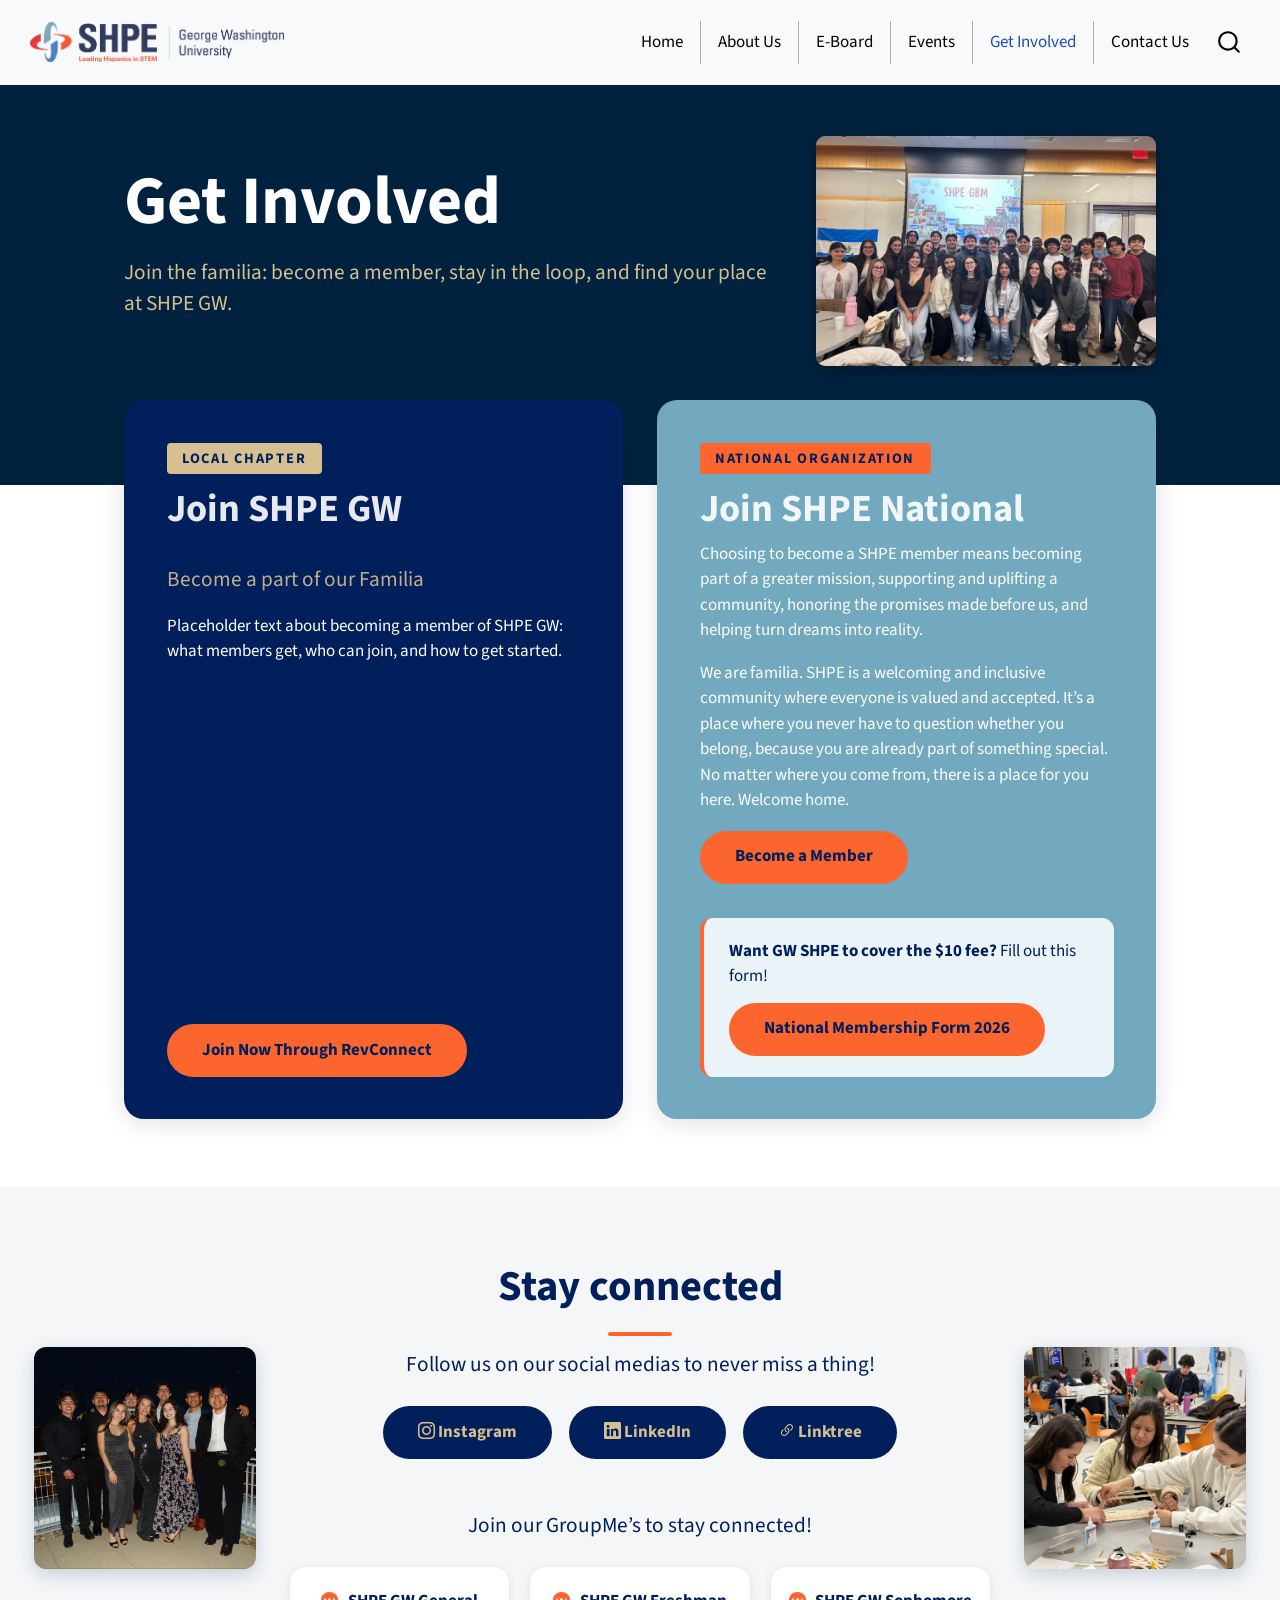
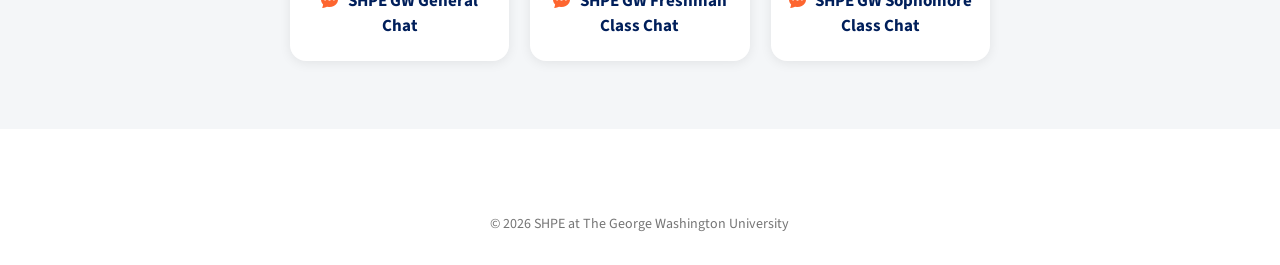
<file: join.html>
<!DOCTYPE html>
<html xmlns="http://www.w3.org/1999/xhtml" lang="en" xml:lang="en"><head>

<meta charset="utf-8">
<meta name="generator" content="quarto-1.11.9">

<meta name="viewport" content="width=device-width, initial-scale=1.0, user-scalable=yes">


<title>Get Involved – SHPE GW</title>
<style>
/* Default styles provided by pandoc.
** See https://pandoc.org/MANUAL.html#variables-for-html for config info.
*/
span.smallcaps{font-variant: small-caps;}
div.columns{display: flex; gap: 1.5em;}
div.column{flex: auto;}
@media screen {
div.columns{gap: min(4vw, 1.5em);}
div.column{overflow-x: auto;}
}
div.hanging-indent{margin-left: 1.5em; text-indent: -1.5em;}
ul.task-list{list-style: none;}
ul.task-list li input[type="checkbox"] {
  width: 0.8em;
  margin: 0 0.8em 0.2em -1em; /* quarto-specific, see https://github.com/quarto-dev/quarto-cli/issues/4556 */ 
  vertical-align: middle;
}
</style>


<script src="site_libs/quarto-nav/quarto-nav.js"></script>
<script src="site_libs/quarto-nav/headroom.min.js"></script>
<script src="site_libs/clipboard/clipboard.min.js"></script>
<script src="site_libs/quarto-search/autocomplete.umd.js"></script>
<script src="site_libs/quarto-search/fuse.min.js"></script>
<script src="site_libs/quarto-search/quarto-search.js"></script>
<meta name="quarto:offset" content="./">
<script src="site_libs/quarto-html/quarto.js" type="module"></script>
<script src="site_libs/quarto-html/tabsets/tabsets.js" type="module"></script>
<script src="site_libs/quarto-html/scrollable-regions/scrollable-regions.js" type="module"></script>
<script src="site_libs/quarto-html/popper.min.js"></script>
<script src="site_libs/quarto-html/tippy.umd.min.js"></script>
<link href="site_libs/quarto-html/tippy.css" rel="stylesheet">
<link href="site_libs/quarto-html/quarto-syntax-highlighting-63b5708e65d6cd79cd7618c58d0c21e7.css" rel="stylesheet" id="quarto-text-highlighting-styles">
<script src="site_libs/bootstrap/bootstrap.min.js"></script>
<link href="site_libs/bootstrap/bootstrap-icons.css" rel="stylesheet">
<link href="site_libs/bootstrap/bootstrap-a80d348a2349a0887a3bcd294ed20b3c.min.css" rel="stylesheet" append-hash="true" id="quarto-bootstrap" data-mode="light">
<script id="quarto-search-options" type="application/json">{
  "location": "navbar",
  "copy-button": false,
  "collapse-after": 3,
  "panel-placement": "end",
  "type": "overlay",
  "limit": 50,
  "keyboard-shortcut": [
    "f",
    "/",
    "s"
  ],
  "show-item-context": false,
  "language": {
    "search-no-results-text": "No results",
    "search-matching-documents-text": "matching documents",
    "search-copy-link-title": "Copy link to search",
    "search-hide-matches-text": "Hide additional matches",
    "search-more-match-text": "more match in this document",
    "search-more-matches-text": "more matches in this document",
    "search-clear-button-title": "Clear",
    "search-text-placeholder": "",
    "search-detached-cancel-button-title": "Cancel",
    "search-submit-button-title": "Submit",
    "search-label": "Search"
  }
}</script>


</head>

<body class="nav-fixed fullcontent quarto-light"><a id="quarto-skip-link" class="visually-hidden-focusable" href="#quarto-document-content">Skip to main content</a>

<div id="quarto-search-results"></div>
  <header id="quarto-header" class="headroom fixed-top">
    <nav class="navbar navbar-expand-lg " data-bs-theme="dark" aria-label="Site">
      <div class="navbar-container container-fluid">
      <div class="navbar-brand-container mx-auto">
    <a href="./index.html" class="navbar-brand navbar-brand-logo">
    <img src="./images/shpegw_logo.png" alt="" class="navbar-logo light-content">
    <img src="./images/shpegw_logo.png" alt="" class="navbar-logo dark-content">
    </a>
  </div>
          <button class="navbar-toggler" type="button" data-bs-toggle="collapse" data-bs-target="#navbarCollapse" aria-controls="navbarCollapse" aria-expanded="false" aria-label="Toggle navigation" onclick="if (window.quartoToggleHeadroom) { window.quartoToggleHeadroom(); }">
  <span class="navbar-toggler-icon"></span>
</button>
          <div class="collapse navbar-collapse" id="navbarCollapse">
            <ul class="navbar-nav navbar-nav-scroll ms-auto">
  <li class="nav-item">
    <a class="nav-link" href="./index.html"> 
<span class="menu-text">Home</span></a>
  </li>  
  <li class="nav-item">
    <a class="nav-link" href="./index.html#about-us"> 
<span class="menu-text">About Us</span></a>
  </li>  
  <li class="nav-item">
    <a class="nav-link" href="./eboard.html"> 
<span class="menu-text">E-Board</span></a>
  </li>  
  <li class="nav-item">
    <a class="nav-link" href="./events.html"> 
<span class="menu-text">Events</span></a>
  </li>  
  <li class="nav-item">
    <a class="nav-link active" href="./join.html" aria-current="page"> 
<span class="menu-text">Get Involved</span></a>
  </li>  
  <li class="nav-item">
    <a class="nav-link" href="./contact.html"> 
<span class="menu-text">Contact Us</span></a>
  </li>  
</ul>
          </div> <!-- /navcollapse -->
            <div class="quarto-navbar-tools">
</div>
            <div id="quarto-search" class="" title="Search"></div>
      </div> <!-- /container-fluid -->
    </nav>
</header>
<!-- content -->
<div id="quarto-content" class="quarto-container page-columns page-rows-contents page-layout-article page-navbar">
<!-- sidebar -->
<!-- margin-sidebar -->
    
<!-- main -->
<main class="content page-columns page-full" id="quarto-document-content" tabindex="-1"><header id="title-block-header" class="quarto-title-block"></header>




<div class="page-hero join-hero column-screen">
<div class="page-hero-inner">
<img class="join-hero-img" src="images/general/gbm_1.jpg" alt="SHPE GW members holding flags at a tabling event">
<div class="join-hero-text">
<p><span class="page-title">Get Involved</span></p>
<p><span class="page-subtitle">Join the familia: become a member, stay in the loop, and find your place at SHPE GW.</span></p>
</div>
</div>
</div>
<div class="join-cards column-screen">
<div class="join-cards-inner">
<div class="join-card join-card-navy">
<p><span class="join-eyebrow">Local chapter</span></p>
<section id="join-shpe-gw" class="level3">
<h3 data-anchor-id="join-shpe-gw">Join SHPE GW</h3>
<section id="become-a-part-of-our-familia" class="level4">
<h4 data-anchor-id="become-a-part-of-our-familia">Become a part of our Familia</h4>
<!-- TODO: replace placeholder text -->
<p>Placeholder text about becoming a member of SHPE GW: what members get, who can join, and how to get started.</p>
<!-- TODO: replace # with the real sign-up link -->
<p><a href="https://revconnect.gwu.edu/feeds?type=club&amp;type_id=35790&amp;tab=about" class="btn join-btn">Join Now Through RevConnect</a></p>
</section>
</section>
</div>
<div class="join-card join-card-blue">
<p><span class="join-eyebrow">National organization</span></p>
<section id="join-shpe-national" class="level3">
<h3 data-anchor-id="join-shpe-national">Join SHPE National</h3>
<p>Choosing to become a SHPE member means becoming part of a greater mission, supporting and uplifting a community, honoring the promises made before us, and helping turn dreams into reality.</p>
<p>We are familia. SHPE is a welcoming and inclusive community where everyone is valued and accepted. It’s a place where you never have to question whether you belong, because you are already part of something special. No matter where you come from, there is a place for you here. Welcome home.</p>
<p><a href="https://shpe.org/membership/become-a-member/" class="btn join-btn" target="_blank">Become a Member</a></p>
<div class="join-fee">
<p><strong>Want GW SHPE to cover the $10 fee?</strong> Fill out this form!</p>
<p><a href="https://docs.google.com/forms/d/e/1FAIpQLSckAei5FBML97cE2G9gzk8RlMOYht1-8eJTejXsX4EHvmTeVw/viewform" class="btn join-btn" target="_blank">National Membership Form 2026</a></p>
</div>
</section>
</div>
</div>
</div>
<div class="join-connect column-screen">
<div class="join-connect-inner">
<div class="join-connect-photo join-connect-photo-left">
<p><img src="images/general/gala.JPG" alt="SHPE GW members at the gala"></p>
</div>
<div class="join-connect-photo join-connect-photo-right">
<p><img src="images/general/bridge02.jpg" alt="SHPE GW members on the bridge"></p>
</div>
<div class="join-connect-body">
<p><span class="join-connect-title">Stay connected</span></p>
<p><span class="join-connect-sub">Follow us on our social medias to never miss a thing!</span></p>
<div class="join-links-social">
<p><a href="https://www.instagram.com/shpe_gwu" class="btn join-btn"><i class="bi bi-instagram"></i> Instagram</a></p>
<p><a href="https://www.linkedin.com/company/shpegwu" class="btn join-btn"><i class="bi bi-linkedin"></i> LinkedIn</a></p>
<p><a href="https://linktr.ee/shpegwu" class="btn join-btn"><i class="bi bi-link-45deg"></i> Linktree</a></p>
</div>
<p><span class="join-connect-sub join-connect-sub-gap">Join our GroupMe’s to stay connected!</span></p>
<div class="groupme-grid">
<p><a href="https://web.groupme.com/join_group/111377823/SDXwNICD" class="groupme-tile" target="_blank"><i class="bi bi-chat-dots-fill"></i> SHPE GW General Chat</a></p>
<p><a href="https://web.groupme.com/join_group/111163359/2ZmivTLE" class="groupme-tile" target="_blank"><i class="bi bi-chat-dots-fill"></i> SHPE GW Freshman Class Chat</a></p>
<p><a href="https://web.groupme.com/join_group/111163294/kexYHURX" class="groupme-tile" target="_blank"><i class="bi bi-chat-dots-fill"></i> SHPE GW Sophomore Class Chat</a></p>
</div>
</div>
</div>
</div>



</main> <!-- /main -->
<script id="quarto-html-after-body" type="application/javascript">
  window.document.addEventListener("DOMContentLoaded", function (event) {
    const isCodeAnnotation = (el) => {
      for (const clz of el.classList) {
        if (clz.startsWith('code-annotation-')) {                     
          return true;
        }
      }
      return false;
    }
    const onCopySuccess = function(e) {
      // button target
      const button = e.trigger;
      // don't keep focus
      button.blur();
      // flash "checked"
      button.classList.add('code-copy-button-checked');
      var currentTitle = button.getAttribute("title");
      button.setAttribute("title", "Copied!");
      let tooltip;
      if (window.bootstrap) {
        button.setAttribute("data-bs-toggle", "tooltip");
        button.setAttribute("data-bs-placement", "left");
        button.setAttribute("data-bs-title", "Copied!");
        tooltip = new bootstrap.Tooltip(button, 
          { trigger: "manual", 
            customClass: "code-copy-button-tooltip",
            offset: [0, -8]});
        tooltip.show();    
      }
      setTimeout(function() {
        if (tooltip) {
          tooltip.hide();
          button.removeAttribute("data-bs-title");
          button.removeAttribute("data-bs-toggle");
          button.removeAttribute("data-bs-placement");
        }
        button.setAttribute("title", currentTitle);
        button.classList.remove('code-copy-button-checked');
      }, 1000);
      // clear code selection
      e.clearSelection();
    }
    const getTextToCopy = function(trigger) {
      const outerScaffold = trigger.parentElement.cloneNode(true);
      const codeEl = outerScaffold.querySelector('code');
      for (const childEl of codeEl.children) {
        if (isCodeAnnotation(childEl)) {
          childEl.remove();
        }
      }
      return codeEl.innerText;
    }
    const clipboard = new window.ClipboardJS('.code-copy-button:not([data-in-quarto-modal])', {
      text: getTextToCopy
    });
    clipboard.on('success', onCopySuccess);
    if (window.document.getElementById('quarto-embedded-source-code-modal')) {
      const clipboardModal = new window.ClipboardJS('.code-copy-button[data-in-quarto-modal]', {
        text: getTextToCopy,
        container: window.document.getElementById('quarto-embedded-source-code-modal')
      });
      clipboardModal.on('success', onCopySuccess);
    }
      var localhostRegex = new RegExp(/^(?:http|https):\/\/localhost\:?[0-9]*\//);
      var mailtoRegex = new RegExp(/^mailto:/);
        var filterRegex = new RegExp("https:\/\/alykorp-stack\.github\.io\/shpe_gw\/");
      var isInternal = (href) => {
          return filterRegex.test(href) || localhostRegex.test(href) || mailtoRegex.test(href);
      }
      // Inspect non-navigation links and adorn them if external
      window.quartoDecorateExternalLinks = function (root) {
     var links = (root || window.document).querySelectorAll('a[href]:not(.nav-link):not(.navbar-brand):not(.toc-action):not(.sidebar-link):not(.sidebar-item-toggle):not(.pagination-link):not(.no-external):not([aria-hidden]):not(.dropdown-item):not(.quarto-navigation-tool):not(.about-link)');
      for (var i=0; i<links.length; i++) {
        const link = links[i];
        if (!isInternal(link.href)) {
          // undo the damage that might have been done by quarto-nav.js in the case of
          // links that we want to consider external
          if (link.dataset.originalHref !== undefined) {
            link.href = link.dataset.originalHref;
          }
          if (!link.classList.contains('no-external-icon')) {
          }
        }
      }
      };
      window.quartoDecorateExternalLinks(window.document);
    // Esc closes the popup (WCAG 1.4.13) and focus leaving both trigger and
    // popup closes it (WCAG 2.4.11); tippy handles neither for interactive popups.
    const hideOnEscAndFocusOut = {
      name: 'hideOnEscAndFocusOut',
      defaultValue: true,
      fn(instance) {
        const dismiss = () => {
          // A show scheduled by the trigger delay would otherwise reopen it
          instance.clearDelayTimeouts();
          instance.hide();
        };
        const onKeyDown = (event) => {
          if (event.key !== 'Escape') {
            return;
          }
          // Keep Esc from also reaching page handlers (e.g. reveal.js overview),
          // except an open reveal.js slide menu, which Esc should close too.
          // The menu handles keys only when its keyboard option is on.
          const menuHandlesEsc = window.Reveal?.getPlugin?.('menu')?.isOpen() &&
            window.Reveal.getConfig().menu?.keyboard !== false;
          if (!menuHandlesEsc) {
            event.stopPropagation();
          }
          if (instance.popper.contains(window.document.activeElement)) {
            // Disabled while refocusing so the focus trigger does not reopen it
            instance.disable();
            instance.reference.focus();
            instance.enable();
          }
          dismiss();
        };
        const onFocusOut = (event) => {
          const target = event.relatedTarget;
          if (target && !instance.reference.contains(target) &&
              !instance.popper.contains(target)) {
            dismiss();
          }
        };
        // On the trigger too: a click trigger (code-annotations: select) has no
        // blur handling. Attached for the instance's lifetime so leaving the
        // trigger also cancels a show still pending on the trigger delay.
        instance.reference.addEventListener('focusout', onFocusOut);
        return {
          onShow() {
            window.document.addEventListener('keydown', onKeyDown, true);
            instance.popper.addEventListener('focusout', onFocusOut);
          },
          onHide() {
            window.document.removeEventListener('keydown', onKeyDown, true);
            instance.popper.removeEventListener('focusout', onFocusOut);
          },
          onDestroy() {
            instance.reference.removeEventListener('focusout', onFocusOut);
          },
        };
      },
    };
    function tippyHover(el, contentFn, onTriggerFn, onUntriggerFn) {
      const config = {
        allowHTML: true,
        maxWidth: 500,
        delay: 100,
        arrow: false,
        appendTo: function(el) {
            return el.parentElement;
        },
        interactive: true,
        interactiveBorder: 10,
        theme: 'quarto',
        placement: 'bottom-start',
        plugins: [hideOnEscAndFocusOut],
      };
      if (contentFn) {
        config.content = contentFn;
      }
      if (onTriggerFn) {
        config.onTrigger = onTriggerFn;
      }
      if (onUntriggerFn) {
        config.onUntrigger = onUntriggerFn;
      }
      window.tippy(el, config); 
    }
    const noterefs = window.document.querySelectorAll('a[role="doc-noteref"]');
    for (var i=0; i<noterefs.length; i++) {
      const ref = noterefs[i];
      tippyHover(ref, function() {
        // use id or data attribute instead here
        let href = ref.getAttribute('data-footnote-href') || ref.getAttribute('href');
        try { href = new URL(href).hash; } catch {}
        const id = href.replace(/^#\/?/, "");
        const note = window.document.getElementById(id);
        if (note) {
          return note.innerHTML;
        } else {
          return "";
        }
      });
    }
    const xrefs = window.document.querySelectorAll('a.quarto-xref');
    const processXRef = (id, note) => {
      // Strip column container classes
      const stripColumnClz = (el) => {
        el.classList.remove("page-full", "page-columns");
        if (el.children) {
          for (const child of el.children) {
            stripColumnClz(child);
          }
        }
      }
      stripColumnClz(note)
      if (id === null || id.startsWith('sec-')) {
        // Special case sections, only their first couple elements
        const container = document.createElement("div");
        if (note.children && note.children.length > 2) {
          container.appendChild(note.children[0].cloneNode(true));
          for (let i = 1; i < note.children.length; i++) {
            const child = note.children[i];
            if (child.tagName === "P" && child.innerText === "") {
              continue;
            } else {
              container.appendChild(child.cloneNode(true));
              break;
            }
          }
          if (window.Quarto?.typesetMath) {
            window.Quarto.typesetMath(container);
          }
          return container.innerHTML
        } else {
          if (window.Quarto?.typesetMath) {
            window.Quarto.typesetMath(note);
          }
          return note.innerHTML;
        }
      } else {
        // Remove any anchor links if they are present
        const anchorLink = note.querySelector('a.anchorjs-link');
        if (anchorLink) {
          anchorLink.remove();
        }
        if (window.Quarto?.typesetMath) {
          window.Quarto.typesetMath(note);
        }
        if (note.classList.contains("callout")) {
          return note.outerHTML;
        } else {
          return note.innerHTML;
        }
      }
    }
    for (var i=0; i<xrefs.length; i++) {
      const xref = xrefs[i];
      tippyHover(xref, undefined, function(instance) {
        instance.disable();
        let url = xref.getAttribute('href');
        let hash = undefined; 
        if (url.startsWith('#')) {
          hash = url;
        } else {
          try { hash = new URL(url).hash; } catch {}
        }
        if (hash) {
          const id = hash.replace(/^#\/?/, "");
          const note = window.document.getElementById(id);
          if (note !== null) {
            try {
              const html = processXRef(id, note.cloneNode(true));
              instance.setContent(html);
            } finally {
              instance.enable();
              instance.show();
            }
          } else {
            // See if we can fetch this
            fetch(url.split('#')[0])
            .then(res => res.text())
            .then(html => {
              const parser = new DOMParser();
              const htmlDoc = parser.parseFromString(html, "text/html");
              const note = htmlDoc.getElementById(id);
              if (note !== null) {
                const html = processXRef(id, note);
                instance.setContent(html);
              } 
            }).finally(() => {
              instance.enable();
              instance.show();
            });
          }
        } else {
          // See if we can fetch a full url (with no hash to target)
          // This is a special case and we should probably do some content thinning / targeting
          fetch(url)
          .then(res => res.text())
          .then(html => {
            const parser = new DOMParser();
            const htmlDoc = parser.parseFromString(html, "text/html");
            const note = htmlDoc.querySelector('main.content');
            if (note !== null) {
              // This should only happen for chapter cross references
              // (since there is no id in the URL)
              // remove the first header
              if (note.children.length > 0 && note.children[0].tagName === "HEADER") {
                note.children[0].remove();
              }
              const html = processXRef(null, note);
              instance.setContent(html);
            } 
          }).finally(() => {
            instance.enable();
            instance.show();
          });
        }
      }, function(instance) {
      });
    }
        let selectedAnnoteEl;
        const selectorForAnnotation = ( cell, annotation) => {
          let cellAttr = 'data-code-cell="' + cell + '"';
          let lineAttr = 'data-code-annotation="' +  annotation + '"';
          const selector = 'span[' + cellAttr + '][' + lineAttr + ']';
          return selector;
        }
        const selectCodeLines = (annoteEl) => {
          const doc = window.document;
          const targetCell = annoteEl.getAttribute("data-target-cell");
          const targetAnnotation = annoteEl.getAttribute("data-target-annotation");
          const annoteSpan = window.document.querySelector(selectorForAnnotation(targetCell, targetAnnotation));
          const lines = annoteSpan.getAttribute("data-code-lines").split(",");
          const lineIds = lines.map((line) => {
            return targetCell + "-" + line;
          })
          // Each band is positioned against its own containing block, which is
          // not the offsetParent of the lines, so place it from client rects.
          const placeBand = (band, firstEl, lastEl, codeBlock) => {
            const container = band.offsetParent;
            if (container === null) {
              return;
            }
            const containerRect = container.getBoundingClientRect();
            // Reveal.js scales slides with a transform, so convert client
            // pixels back to the CSS pixels of the container.
            const scale = containerRect.height / container.offsetHeight || 1;
            const firstRect = firstEl.getBoundingClientRect();
            const lastRect = lastEl.getBoundingClientRect();
            const top = (firstRect.top - containerRect.top) / scale - container.clientTop + container.scrollTop;
            const height = (lastRect.bottom - firstRect.top) / scale;
            band.style.top = top - 2 + "px";
            band.style.height = height + 4 + "px";
            if (codeBlock) {
              // Without the copy button wrapper, the containing block is wider
              // than the code block, so span the code block explicitly.
              const blockRect = codeBlock.getBoundingClientRect();
              band.style.left = (blockRect.left - containerRect.left) / scale - container.clientLeft + container.scrollLeft + "px";
              band.style.width = blockRect.width / scale + "px";
            }
          };
          if (lineIds.length > 0) {
            const el = window.document.getElementById(lineIds[0]);
            const lastEl = window.document.getElementById(lineIds[lineIds.length - 1]);
            const parent = el.parentElement.parentElement;
            // cook up a div (if necessary) and position it
            let div = window.document.getElementById("code-annotation-line-highlight");
            if (div === null) {
              div = window.document.createElement("div");
              div.setAttribute("id", "code-annotation-line-highlight");
              div.style.position = 'absolute';
              parent.appendChild(div);
            }
            placeBand(div, el, lastEl, parent.closest("div.sourceCode") || parent);
            let gutterDiv = window.document.getElementById("code-annotation-line-highlight-gutter");
            if (gutterDiv === null) {
              gutterDiv = window.document.createElement("div");
              gutterDiv.setAttribute("id", "code-annotation-line-highlight-gutter");
              gutterDiv.style.position = 'absolute';
              const codeCell = window.document.getElementById(targetCell);
              const gutter = codeCell.querySelector('.code-annotation-gutter');
              gutter.appendChild(gutterDiv);
            }
            placeBand(gutterDiv, el, lastEl);
            selectedAnnoteEl = annoteEl;
          }
        };
        const unselectCodeLines = () => {
          const elementsIds = ["code-annotation-line-highlight", "code-annotation-line-highlight-gutter"];
          elementsIds.forEach((elId) => {
            const div = window.document.getElementById(elId);
            if (div) {
              div.remove();
            }
          });
          selectedAnnoteEl = undefined;
        };
          // Handle positioning of the toggle
      window.addEventListener(
        "resize",
        throttle(() => {
          elRect = undefined;
          if (selectedAnnoteEl) {
            selectCodeLines(selectedAnnoteEl);
          }
        }, 10)
      );
      function throttle(fn, ms) {
      let throttle = false;
      let timer;
        return (...args) => {
          if(!throttle) { // first call gets through
              fn.apply(this, args);
              throttle = true;
          } else { // all the others get throttled
              if(timer) clearTimeout(timer); // cancel #2
              timer = setTimeout(() => {
                fn.apply(this, args);
                timer = throttle = false;
              }, ms);
          }
        };
      }
        // Attach click handler to the DT
        const annoteDls = window.document.querySelectorAll('dt[data-target-cell]');
        for (const annoteDlNode of annoteDls) {
          annoteDlNode.addEventListener('click', (event) => {
            const clickedEl = event.target;
            if (clickedEl !== selectedAnnoteEl) {
              unselectCodeLines();
              const activeEl = window.document.querySelector('dt[data-target-cell].code-annotation-active');
              if (activeEl) {
                activeEl.classList.remove('code-annotation-active');
              }
              selectCodeLines(clickedEl);
              clickedEl.classList.add('code-annotation-active');
            } else {
              // Unselect the line
              unselectCodeLines();
              clickedEl.classList.remove('code-annotation-active');
            }
          });
        }
    const findCites = (el) => {
      const parentEl = el.parentElement;
      if (parentEl) {
        const cites = parentEl.dataset.cites;
        if (cites) {
          return {
            el,
            cites: cites.split(' ')
          };
        } else {
          return findCites(el.parentElement)
        }
      } else {
        return undefined;
      }
    };
    var bibliorefs = window.document.querySelectorAll('a[role="doc-biblioref"]');
    for (var i=0; i<bibliorefs.length; i++) {
      const ref = bibliorefs[i];
      const citeInfo = findCites(ref);
      if (citeInfo) {
        tippyHover(citeInfo.el, function() {
          var popup = window.document.createElement('div');
          citeInfo.cites.forEach(function(cite) {
            var citeDiv = window.document.createElement('div');
            citeDiv.classList.add('hanging-indent');
            citeDiv.classList.add('csl-entry');
            var biblioDiv = window.document.getElementById('ref-' + cite);
            if (biblioDiv) {
              citeDiv.innerHTML = biblioDiv.innerHTML;
            }
            popup.appendChild(citeDiv);
          });
          return popup.innerHTML;
        });
      }
    }
  });
  </script>
  <script type="application/javascript">
  window.quartoScrollableRegionsLabels = {"code":"Scrollable code","output":"Scrollable output"};
  </script>
</div> <!-- /content -->
<footer class="footer">
  <div class="nav-footer">
    <div class="nav-footer-left">
      &nbsp;
    </div>   
    <div class="nav-footer-center">
<p>© 2026 SHPE at The George Washington University</p>
</div>
    <div class="nav-footer-right">
      &nbsp;
    </div>
  </div>
</footer>




</body></html>
</file>
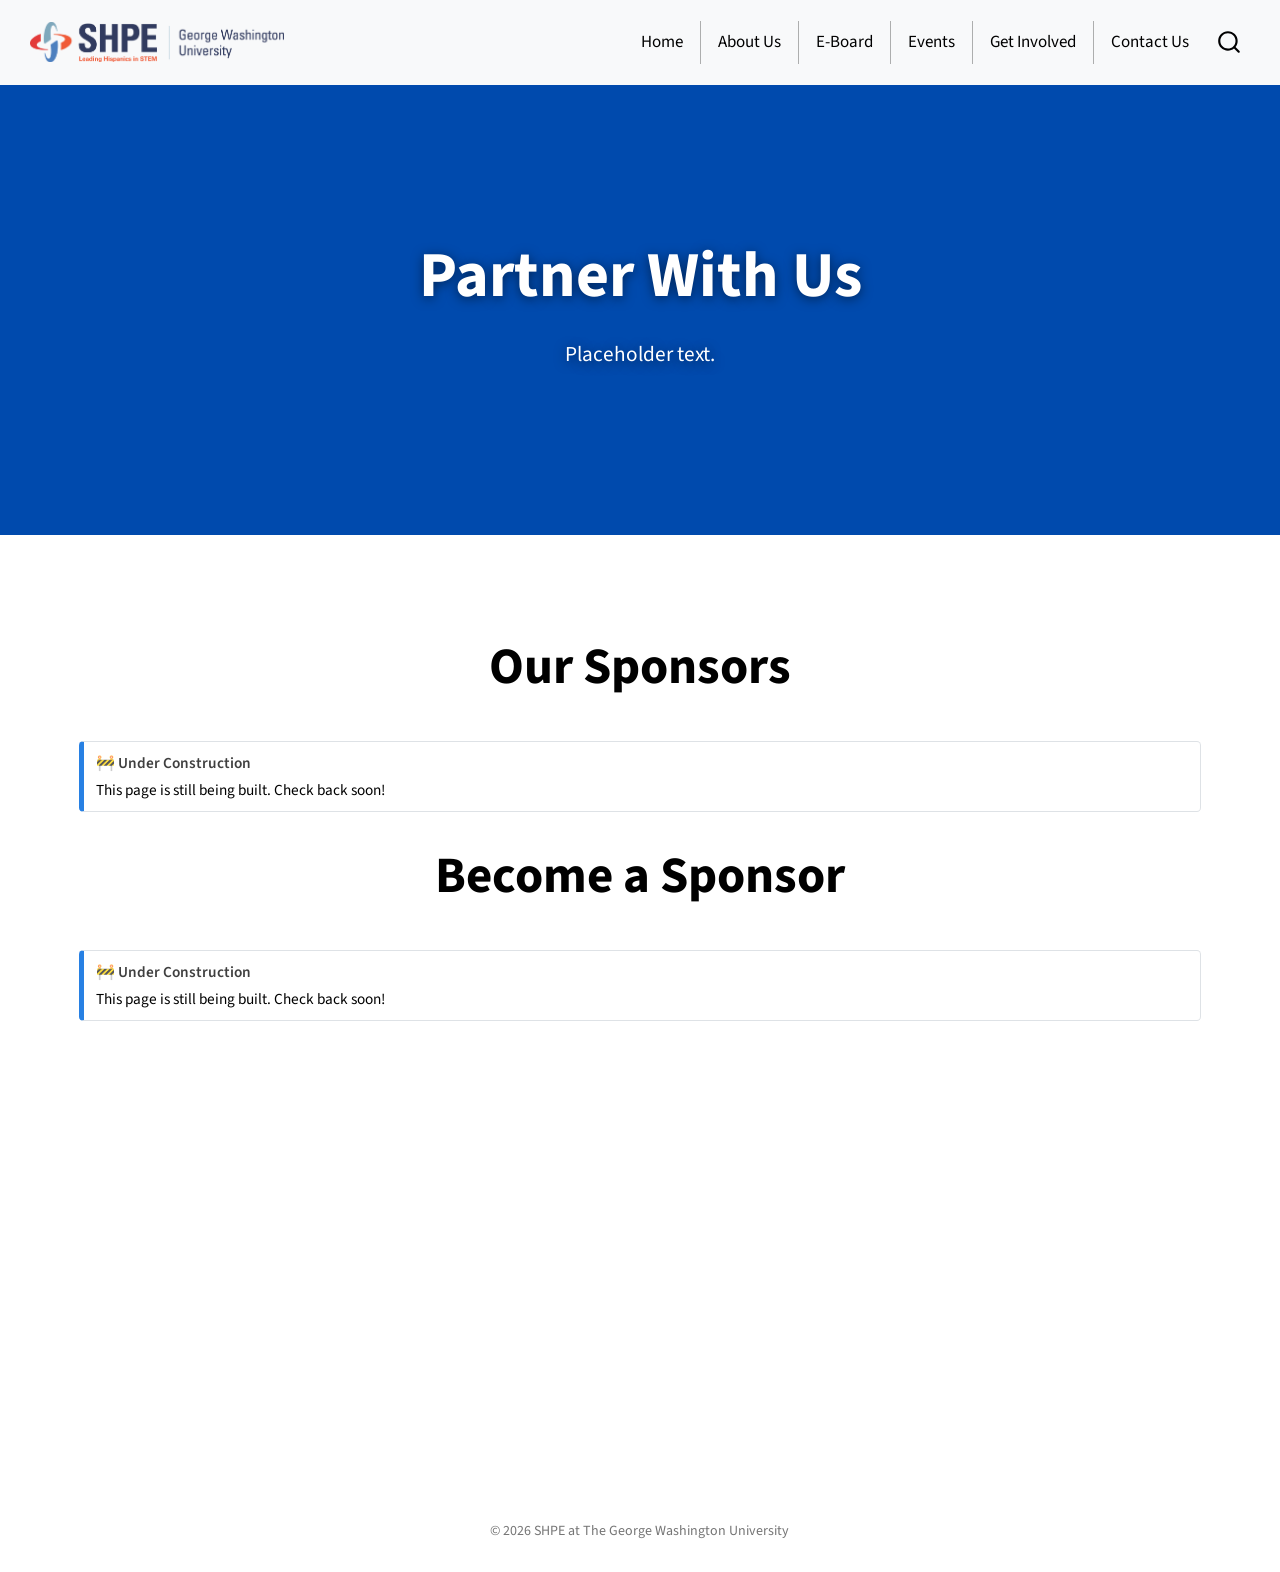
<file: sponsors.html>
<!DOCTYPE html>
<html xmlns="http://www.w3.org/1999/xhtml" lang="en" xml:lang="en"><head>

<meta charset="utf-8">
<meta name="generator" content="quarto-1.11.9">

<meta name="viewport" content="width=device-width, initial-scale=1.0, user-scalable=yes">


<title>Sponsors – SHPE GW</title>
<style>
/* Default styles provided by pandoc.
** See https://pandoc.org/MANUAL.html#variables-for-html for config info.
*/
span.smallcaps{font-variant: small-caps;}
div.columns{display: flex; gap: 1.5em;}
div.column{flex: auto;}
@media screen {
div.columns{gap: min(4vw, 1.5em);}
div.column{overflow-x: auto;}
}
div.hanging-indent{margin-left: 1.5em; text-indent: -1.5em;}
ul.task-list{list-style: none;}
ul.task-list li input[type="checkbox"] {
  width: 0.8em;
  margin: 0 0.8em 0.2em -1em; /* quarto-specific, see https://github.com/quarto-dev/quarto-cli/issues/4556 */ 
  vertical-align: middle;
}
</style>


<script src="site_libs/quarto-nav/quarto-nav.js"></script>
<script src="site_libs/quarto-nav/headroom.min.js"></script>
<script src="site_libs/clipboard/clipboard.min.js"></script>
<script src="site_libs/quarto-search/autocomplete.umd.js"></script>
<script src="site_libs/quarto-search/fuse.min.js"></script>
<script src="site_libs/quarto-search/quarto-search.js"></script>
<meta name="quarto:offset" content="./">
<script src="site_libs/quarto-html/quarto.js" type="module"></script>
<script src="site_libs/quarto-html/tabsets/tabsets.js" type="module"></script>
<script src="site_libs/quarto-html/scrollable-regions/scrollable-regions.js" type="module"></script>
<script src="site_libs/quarto-html/popper.min.js"></script>
<script src="site_libs/quarto-html/tippy.umd.min.js"></script>
<link href="site_libs/quarto-html/tippy.css" rel="stylesheet">
<link href="site_libs/quarto-html/quarto-syntax-highlighting-63b5708e65d6cd79cd7618c58d0c21e7.css" rel="stylesheet" id="quarto-text-highlighting-styles">
<script src="site_libs/bootstrap/bootstrap.min.js"></script>
<link href="site_libs/bootstrap/bootstrap-icons.css" rel="stylesheet">
<link href="site_libs/bootstrap/bootstrap-a80d348a2349a0887a3bcd294ed20b3c.min.css" rel="stylesheet" append-hash="true" id="quarto-bootstrap" data-mode="light">
<script id="quarto-search-options" type="application/json">{
  "location": "navbar",
  "copy-button": false,
  "collapse-after": 3,
  "panel-placement": "end",
  "type": "overlay",
  "limit": 50,
  "keyboard-shortcut": [
    "f",
    "/",
    "s"
  ],
  "show-item-context": false,
  "language": {
    "search-no-results-text": "No results",
    "search-matching-documents-text": "matching documents",
    "search-copy-link-title": "Copy link to search",
    "search-hide-matches-text": "Hide additional matches",
    "search-more-match-text": "more match in this document",
    "search-more-matches-text": "more matches in this document",
    "search-clear-button-title": "Clear",
    "search-text-placeholder": "",
    "search-detached-cancel-button-title": "Cancel",
    "search-submit-button-title": "Submit",
    "search-label": "Search"
  }
}</script>


</head>

<body class="nav-fixed fullcontent quarto-light"><a id="quarto-skip-link" class="visually-hidden-focusable" href="#quarto-document-content">Skip to main content</a>

<div id="quarto-search-results"></div>
  <header id="quarto-header" class="headroom fixed-top">
    <nav class="navbar navbar-expand-lg " data-bs-theme="dark" aria-label="Site">
      <div class="navbar-container container-fluid">
      <div class="navbar-brand-container mx-auto">
    <a href="./index.html" class="navbar-brand navbar-brand-logo">
    <img src="./images/shpegw_logo.png" alt="" class="navbar-logo light-content">
    <img src="./images/shpegw_logo.png" alt="" class="navbar-logo dark-content">
    </a>
  </div>
          <button class="navbar-toggler" type="button" data-bs-toggle="collapse" data-bs-target="#navbarCollapse" aria-controls="navbarCollapse" aria-expanded="false" aria-label="Toggle navigation" onclick="if (window.quartoToggleHeadroom) { window.quartoToggleHeadroom(); }">
  <span class="navbar-toggler-icon"></span>
</button>
          <div class="collapse navbar-collapse" id="navbarCollapse">
            <ul class="navbar-nav navbar-nav-scroll ms-auto">
  <li class="nav-item">
    <a class="nav-link" href="./index.html"> 
<span class="menu-text">Home</span></a>
  </li>  
  <li class="nav-item">
    <a class="nav-link" href="./index.html#about-us"> 
<span class="menu-text">About Us</span></a>
  </li>  
  <li class="nav-item">
    <a class="nav-link" href="./eboard.html"> 
<span class="menu-text">E-Board</span></a>
  </li>  
  <li class="nav-item">
    <a class="nav-link" href="./events.html"> 
<span class="menu-text">Events</span></a>
  </li>  
  <li class="nav-item">
    <a class="nav-link" href="./join.html"> 
<span class="menu-text">Get Involved</span></a>
  </li>  
  <li class="nav-item">
    <a class="nav-link" href="./contact.html"> 
<span class="menu-text">Contact Us</span></a>
  </li>  
</ul>
          </div> <!-- /navcollapse -->
            <div class="quarto-navbar-tools">
</div>
            <div id="quarto-search" class="" title="Search"></div>
      </div> <!-- /container-fluid -->
    </nav>
</header>
<!-- content -->
<div id="quarto-content" class="quarto-container page-columns page-rows-contents page-layout-article page-navbar">
<!-- sidebar -->
<!-- margin-sidebar -->
    
<!-- main -->
<main class="content page-columns page-full" id="quarto-document-content" tabindex="-1"><header id="title-block-header" class="quarto-title-block"></header>




<div class="hero hero-half column-screen">
<p><img src="images/placeholder_index.png" class="hero-bg img-fluid" alt="Placeholder image"></p>
<p><span class="hero-title">Partner With Us</span> <span class="hero-subtitle">Placeholder text.</span></p>
</div>
<div class="after-hero column-screen">
<div class="after-hero-inner">
<section id="our-sponsors" class="level2 section-heading">
<h2 data-anchor-id="our-sponsors">Our Sponsors</h2>
</section>
<div class="callout callout-style-simple callout-note no-icon callout-titled">
<div class="callout-header d-flex align-content-center">
<div class="callout-icon-container">
<i class="callout-icon no-icon"></i>
</div>
<div class="callout-title-container flex-fill">
<span class="screen-reader-only">Note</span>🚧 Under Construction
</div>
</div>
<div class="callout-body-container callout-body">
<p>This page is still being built. Check back soon!</p>
</div>
</div>
<section id="become-a-sponsor" class="level2 section-heading">
<h2 data-anchor-id="become-a-sponsor">Become a Sponsor</h2>
</section>
<div class="callout callout-style-simple callout-note no-icon callout-titled">
<div class="callout-header d-flex align-content-center">
<div class="callout-icon-container">
<i class="callout-icon no-icon"></i>
</div>
<div class="callout-title-container flex-fill">
<span class="screen-reader-only">Note</span>🚧 Under Construction
</div>
</div>
<div class="callout-body-container callout-body">
<p>This page is still being built. Check back soon!</p>
</div>
</div>
</div>
</div>



</main> <!-- /main -->
<script id="quarto-html-after-body" type="application/javascript">
  window.document.addEventListener("DOMContentLoaded", function (event) {
    const isCodeAnnotation = (el) => {
      for (const clz of el.classList) {
        if (clz.startsWith('code-annotation-')) {                     
          return true;
        }
      }
      return false;
    }
    const onCopySuccess = function(e) {
      // button target
      const button = e.trigger;
      // don't keep focus
      button.blur();
      // flash "checked"
      button.classList.add('code-copy-button-checked');
      var currentTitle = button.getAttribute("title");
      button.setAttribute("title", "Copied!");
      let tooltip;
      if (window.bootstrap) {
        button.setAttribute("data-bs-toggle", "tooltip");
        button.setAttribute("data-bs-placement", "left");
        button.setAttribute("data-bs-title", "Copied!");
        tooltip = new bootstrap.Tooltip(button, 
          { trigger: "manual", 
            customClass: "code-copy-button-tooltip",
            offset: [0, -8]});
        tooltip.show();    
      }
      setTimeout(function() {
        if (tooltip) {
          tooltip.hide();
          button.removeAttribute("data-bs-title");
          button.removeAttribute("data-bs-toggle");
          button.removeAttribute("data-bs-placement");
        }
        button.setAttribute("title", currentTitle);
        button.classList.remove('code-copy-button-checked');
      }, 1000);
      // clear code selection
      e.clearSelection();
    }
    const getTextToCopy = function(trigger) {
      const outerScaffold = trigger.parentElement.cloneNode(true);
      const codeEl = outerScaffold.querySelector('code');
      for (const childEl of codeEl.children) {
        if (isCodeAnnotation(childEl)) {
          childEl.remove();
        }
      }
      return codeEl.innerText;
    }
    const clipboard = new window.ClipboardJS('.code-copy-button:not([data-in-quarto-modal])', {
      text: getTextToCopy
    });
    clipboard.on('success', onCopySuccess);
    if (window.document.getElementById('quarto-embedded-source-code-modal')) {
      const clipboardModal = new window.ClipboardJS('.code-copy-button[data-in-quarto-modal]', {
        text: getTextToCopy,
        container: window.document.getElementById('quarto-embedded-source-code-modal')
      });
      clipboardModal.on('success', onCopySuccess);
    }
      var localhostRegex = new RegExp(/^(?:http|https):\/\/localhost\:?[0-9]*\//);
      var mailtoRegex = new RegExp(/^mailto:/);
        var filterRegex = new RegExp("https:\/\/alykorp-stack\.github\.io\/shpe_gw\/");
      var isInternal = (href) => {
          return filterRegex.test(href) || localhostRegex.test(href) || mailtoRegex.test(href);
      }
      // Inspect non-navigation links and adorn them if external
      window.quartoDecorateExternalLinks = function (root) {
     var links = (root || window.document).querySelectorAll('a[href]:not(.nav-link):not(.navbar-brand):not(.toc-action):not(.sidebar-link):not(.sidebar-item-toggle):not(.pagination-link):not(.no-external):not([aria-hidden]):not(.dropdown-item):not(.quarto-navigation-tool):not(.about-link)');
      for (var i=0; i<links.length; i++) {
        const link = links[i];
        if (!isInternal(link.href)) {
          // undo the damage that might have been done by quarto-nav.js in the case of
          // links that we want to consider external
          if (link.dataset.originalHref !== undefined) {
            link.href = link.dataset.originalHref;
          }
          if (!link.classList.contains('no-external-icon')) {
          }
        }
      }
      };
      window.quartoDecorateExternalLinks(window.document);
    // Esc closes the popup (WCAG 1.4.13) and focus leaving both trigger and
    // popup closes it (WCAG 2.4.11); tippy handles neither for interactive popups.
    const hideOnEscAndFocusOut = {
      name: 'hideOnEscAndFocusOut',
      defaultValue: true,
      fn(instance) {
        const dismiss = () => {
          // A show scheduled by the trigger delay would otherwise reopen it
          instance.clearDelayTimeouts();
          instance.hide();
        };
        const onKeyDown = (event) => {
          if (event.key !== 'Escape') {
            return;
          }
          // Keep Esc from also reaching page handlers (e.g. reveal.js overview),
          // except an open reveal.js slide menu, which Esc should close too.
          // The menu handles keys only when its keyboard option is on.
          const menuHandlesEsc = window.Reveal?.getPlugin?.('menu')?.isOpen() &&
            window.Reveal.getConfig().menu?.keyboard !== false;
          if (!menuHandlesEsc) {
            event.stopPropagation();
          }
          if (instance.popper.contains(window.document.activeElement)) {
            // Disabled while refocusing so the focus trigger does not reopen it
            instance.disable();
            instance.reference.focus();
            instance.enable();
          }
          dismiss();
        };
        const onFocusOut = (event) => {
          const target = event.relatedTarget;
          if (target && !instance.reference.contains(target) &&
              !instance.popper.contains(target)) {
            dismiss();
          }
        };
        // On the trigger too: a click trigger (code-annotations: select) has no
        // blur handling. Attached for the instance's lifetime so leaving the
        // trigger also cancels a show still pending on the trigger delay.
        instance.reference.addEventListener('focusout', onFocusOut);
        return {
          onShow() {
            window.document.addEventListener('keydown', onKeyDown, true);
            instance.popper.addEventListener('focusout', onFocusOut);
          },
          onHide() {
            window.document.removeEventListener('keydown', onKeyDown, true);
            instance.popper.removeEventListener('focusout', onFocusOut);
          },
          onDestroy() {
            instance.reference.removeEventListener('focusout', onFocusOut);
          },
        };
      },
    };
    function tippyHover(el, contentFn, onTriggerFn, onUntriggerFn) {
      const config = {
        allowHTML: true,
        maxWidth: 500,
        delay: 100,
        arrow: false,
        appendTo: function(el) {
            return el.parentElement;
        },
        interactive: true,
        interactiveBorder: 10,
        theme: 'quarto',
        placement: 'bottom-start',
        plugins: [hideOnEscAndFocusOut],
      };
      if (contentFn) {
        config.content = contentFn;
      }
      if (onTriggerFn) {
        config.onTrigger = onTriggerFn;
      }
      if (onUntriggerFn) {
        config.onUntrigger = onUntriggerFn;
      }
      window.tippy(el, config); 
    }
    const noterefs = window.document.querySelectorAll('a[role="doc-noteref"]');
    for (var i=0; i<noterefs.length; i++) {
      const ref = noterefs[i];
      tippyHover(ref, function() {
        // use id or data attribute instead here
        let href = ref.getAttribute('data-footnote-href') || ref.getAttribute('href');
        try { href = new URL(href).hash; } catch {}
        const id = href.replace(/^#\/?/, "");
        const note = window.document.getElementById(id);
        if (note) {
          return note.innerHTML;
        } else {
          return "";
        }
      });
    }
    const xrefs = window.document.querySelectorAll('a.quarto-xref');
    const processXRef = (id, note) => {
      // Strip column container classes
      const stripColumnClz = (el) => {
        el.classList.remove("page-full", "page-columns");
        if (el.children) {
          for (const child of el.children) {
            stripColumnClz(child);
          }
        }
      }
      stripColumnClz(note)
      if (id === null || id.startsWith('sec-')) {
        // Special case sections, only their first couple elements
        const container = document.createElement("div");
        if (note.children && note.children.length > 2) {
          container.appendChild(note.children[0].cloneNode(true));
          for (let i = 1; i < note.children.length; i++) {
            const child = note.children[i];
            if (child.tagName === "P" && child.innerText === "") {
              continue;
            } else {
              container.appendChild(child.cloneNode(true));
              break;
            }
          }
          if (window.Quarto?.typesetMath) {
            window.Quarto.typesetMath(container);
          }
          return container.innerHTML
        } else {
          if (window.Quarto?.typesetMath) {
            window.Quarto.typesetMath(note);
          }
          return note.innerHTML;
        }
      } else {
        // Remove any anchor links if they are present
        const anchorLink = note.querySelector('a.anchorjs-link');
        if (anchorLink) {
          anchorLink.remove();
        }
        if (window.Quarto?.typesetMath) {
          window.Quarto.typesetMath(note);
        }
        if (note.classList.contains("callout")) {
          return note.outerHTML;
        } else {
          return note.innerHTML;
        }
      }
    }
    for (var i=0; i<xrefs.length; i++) {
      const xref = xrefs[i];
      tippyHover(xref, undefined, function(instance) {
        instance.disable();
        let url = xref.getAttribute('href');
        let hash = undefined; 
        if (url.startsWith('#')) {
          hash = url;
        } else {
          try { hash = new URL(url).hash; } catch {}
        }
        if (hash) {
          const id = hash.replace(/^#\/?/, "");
          const note = window.document.getElementById(id);
          if (note !== null) {
            try {
              const html = processXRef(id, note.cloneNode(true));
              instance.setContent(html);
            } finally {
              instance.enable();
              instance.show();
            }
          } else {
            // See if we can fetch this
            fetch(url.split('#')[0])
            .then(res => res.text())
            .then(html => {
              const parser = new DOMParser();
              const htmlDoc = parser.parseFromString(html, "text/html");
              const note = htmlDoc.getElementById(id);
              if (note !== null) {
                const html = processXRef(id, note);
                instance.setContent(html);
              } 
            }).finally(() => {
              instance.enable();
              instance.show();
            });
          }
        } else {
          // See if we can fetch a full url (with no hash to target)
          // This is a special case and we should probably do some content thinning / targeting
          fetch(url)
          .then(res => res.text())
          .then(html => {
            const parser = new DOMParser();
            const htmlDoc = parser.parseFromString(html, "text/html");
            const note = htmlDoc.querySelector('main.content');
            if (note !== null) {
              // This should only happen for chapter cross references
              // (since there is no id in the URL)
              // remove the first header
              if (note.children.length > 0 && note.children[0].tagName === "HEADER") {
                note.children[0].remove();
              }
              const html = processXRef(null, note);
              instance.setContent(html);
            } 
          }).finally(() => {
            instance.enable();
            instance.show();
          });
        }
      }, function(instance) {
      });
    }
        let selectedAnnoteEl;
        const selectorForAnnotation = ( cell, annotation) => {
          let cellAttr = 'data-code-cell="' + cell + '"';
          let lineAttr = 'data-code-annotation="' +  annotation + '"';
          const selector = 'span[' + cellAttr + '][' + lineAttr + ']';
          return selector;
        }
        const selectCodeLines = (annoteEl) => {
          const doc = window.document;
          const targetCell = annoteEl.getAttribute("data-target-cell");
          const targetAnnotation = annoteEl.getAttribute("data-target-annotation");
          const annoteSpan = window.document.querySelector(selectorForAnnotation(targetCell, targetAnnotation));
          const lines = annoteSpan.getAttribute("data-code-lines").split(",");
          const lineIds = lines.map((line) => {
            return targetCell + "-" + line;
          })
          // Each band is positioned against its own containing block, which is
          // not the offsetParent of the lines, so place it from client rects.
          const placeBand = (band, firstEl, lastEl, codeBlock) => {
            const container = band.offsetParent;
            if (container === null) {
              return;
            }
            const containerRect = container.getBoundingClientRect();
            // Reveal.js scales slides with a transform, so convert client
            // pixels back to the CSS pixels of the container.
            const scale = containerRect.height / container.offsetHeight || 1;
            const firstRect = firstEl.getBoundingClientRect();
            const lastRect = lastEl.getBoundingClientRect();
            const top = (firstRect.top - containerRect.top) / scale - container.clientTop + container.scrollTop;
            const height = (lastRect.bottom - firstRect.top) / scale;
            band.style.top = top - 2 + "px";
            band.style.height = height + 4 + "px";
            if (codeBlock) {
              // Without the copy button wrapper, the containing block is wider
              // than the code block, so span the code block explicitly.
              const blockRect = codeBlock.getBoundingClientRect();
              band.style.left = (blockRect.left - containerRect.left) / scale - container.clientLeft + container.scrollLeft + "px";
              band.style.width = blockRect.width / scale + "px";
            }
          };
          if (lineIds.length > 0) {
            const el = window.document.getElementById(lineIds[0]);
            const lastEl = window.document.getElementById(lineIds[lineIds.length - 1]);
            const parent = el.parentElement.parentElement;
            // cook up a div (if necessary) and position it
            let div = window.document.getElementById("code-annotation-line-highlight");
            if (div === null) {
              div = window.document.createElement("div");
              div.setAttribute("id", "code-annotation-line-highlight");
              div.style.position = 'absolute';
              parent.appendChild(div);
            }
            placeBand(div, el, lastEl, parent.closest("div.sourceCode") || parent);
            let gutterDiv = window.document.getElementById("code-annotation-line-highlight-gutter");
            if (gutterDiv === null) {
              gutterDiv = window.document.createElement("div");
              gutterDiv.setAttribute("id", "code-annotation-line-highlight-gutter");
              gutterDiv.style.position = 'absolute';
              const codeCell = window.document.getElementById(targetCell);
              const gutter = codeCell.querySelector('.code-annotation-gutter');
              gutter.appendChild(gutterDiv);
            }
            placeBand(gutterDiv, el, lastEl);
            selectedAnnoteEl = annoteEl;
          }
        };
        const unselectCodeLines = () => {
          const elementsIds = ["code-annotation-line-highlight", "code-annotation-line-highlight-gutter"];
          elementsIds.forEach((elId) => {
            const div = window.document.getElementById(elId);
            if (div) {
              div.remove();
            }
          });
          selectedAnnoteEl = undefined;
        };
          // Handle positioning of the toggle
      window.addEventListener(
        "resize",
        throttle(() => {
          elRect = undefined;
          if (selectedAnnoteEl) {
            selectCodeLines(selectedAnnoteEl);
          }
        }, 10)
      );
      function throttle(fn, ms) {
      let throttle = false;
      let timer;
        return (...args) => {
          if(!throttle) { // first call gets through
              fn.apply(this, args);
              throttle = true;
          } else { // all the others get throttled
              if(timer) clearTimeout(timer); // cancel #2
              timer = setTimeout(() => {
                fn.apply(this, args);
                timer = throttle = false;
              }, ms);
          }
        };
      }
        // Attach click handler to the DT
        const annoteDls = window.document.querySelectorAll('dt[data-target-cell]');
        for (const annoteDlNode of annoteDls) {
          annoteDlNode.addEventListener('click', (event) => {
            const clickedEl = event.target;
            if (clickedEl !== selectedAnnoteEl) {
              unselectCodeLines();
              const activeEl = window.document.querySelector('dt[data-target-cell].code-annotation-active');
              if (activeEl) {
                activeEl.classList.remove('code-annotation-active');
              }
              selectCodeLines(clickedEl);
              clickedEl.classList.add('code-annotation-active');
            } else {
              // Unselect the line
              unselectCodeLines();
              clickedEl.classList.remove('code-annotation-active');
            }
          });
        }
    const findCites = (el) => {
      const parentEl = el.parentElement;
      if (parentEl) {
        const cites = parentEl.dataset.cites;
        if (cites) {
          return {
            el,
            cites: cites.split(' ')
          };
        } else {
          return findCites(el.parentElement)
        }
      } else {
        return undefined;
      }
    };
    var bibliorefs = window.document.querySelectorAll('a[role="doc-biblioref"]');
    for (var i=0; i<bibliorefs.length; i++) {
      const ref = bibliorefs[i];
      const citeInfo = findCites(ref);
      if (citeInfo) {
        tippyHover(citeInfo.el, function() {
          var popup = window.document.createElement('div');
          citeInfo.cites.forEach(function(cite) {
            var citeDiv = window.document.createElement('div');
            citeDiv.classList.add('hanging-indent');
            citeDiv.classList.add('csl-entry');
            var biblioDiv = window.document.getElementById('ref-' + cite);
            if (biblioDiv) {
              citeDiv.innerHTML = biblioDiv.innerHTML;
            }
            popup.appendChild(citeDiv);
          });
          return popup.innerHTML;
        });
      }
    }
  });
  </script>
  <script type="application/javascript">
  window.quartoScrollableRegionsLabels = {"code":"Scrollable code","output":"Scrollable output"};
  </script>
</div> <!-- /content -->
<footer class="footer">
  <div class="nav-footer">
    <div class="nav-footer-left">
      &nbsp;
    </div>   
    <div class="nav-footer-center">
<p>© 2026 SHPE at The George Washington University</p>
</div>
    <div class="nav-footer-right">
      &nbsp;
    </div>
  </div>
</footer>




</body></html>
</file>
<file: site_libs/quarto-html/tippy.css>
.tippy-box[data-animation=fade][data-state=hidden]{opacity:0}[data-tippy-root]{max-width:calc(100vw - 10px)}.tippy-box{position:relative;background-color:#333;color:#fff;border-radius:4px;font-size:14px;line-height:1.4;white-space:normal;outline:0;transition-property:transform,visibility,opacity}.tippy-box[data-placement^=top]>.tippy-arrow{bottom:0}.tippy-box[data-placement^=top]>.tippy-arrow:before{bottom:-7px;left:0;border-width:8px 8px 0;border-top-color:initial;transform-origin:center top}.tippy-box[data-placement^=bottom]>.tippy-arrow{top:0}.tippy-box[data-placement^=bottom]>.tippy-arrow:before{top:-7px;left:0;border-width:0 8px 8px;border-bottom-color:initial;transform-origin:center bottom}.tippy-box[data-placement^=left]>.tippy-arrow{right:0}.tippy-box[data-placement^=left]>.tippy-arrow:before{border-width:8px 0 8px 8px;border-left-color:initial;right:-7px;transform-origin:center left}.tippy-box[data-placement^=right]>.tippy-arrow{left:0}.tippy-box[data-placement^=right]>.tippy-arrow:before{left:-7px;border-width:8px 8px 8px 0;border-right-color:initial;transform-origin:center right}.tippy-box[data-inertia][data-state=visible]{transition-timing-function:cubic-bezier(.54,1.5,.38,1.11)}.tippy-arrow{width:16px;height:16px;color:#333}.tippy-arrow:before{content:"";position:absolute;border-color:transparent;border-style:solid}.tippy-content{position:relative;padding:5px 9px;z-index:1}
</file>
<file: site_libs/quarto-html/quarto-syntax-highlighting-63b5708e65d6cd79cd7618c58d0c21e7.css>
/* quarto syntax highlight colors */
:root {
  --quarto-hl-ot-color: #003B4F;
  --quarto-hl-at-color: #657422;
  --quarto-hl-ss-color: #20794D;
  --quarto-hl-an-color: #5E5E5E;
  --quarto-hl-fu-color: #4758AB;
  --quarto-hl-st-color: #20794D;
  --quarto-hl-cf-color: #003B4F;
  --quarto-hl-op-color: #5E5E5E;
  --quarto-hl-er-color: #AD0000;
  --quarto-hl-bn-color: #AD0000;
  --quarto-hl-al-color: #AD0000;
  --quarto-hl-va-color: #111111;
  --quarto-hl-bu-color: inherit;
  --quarto-hl-ex-color: inherit;
  --quarto-hl-pp-color: #AD0000;
  --quarto-hl-in-color: #5E5E5E;
  --quarto-hl-vs-color: #20794D;
  --quarto-hl-wa-color: #5E5E5E;
  --quarto-hl-do-color: #5E5E5E;
  --quarto-hl-im-color: #00769E;
  --quarto-hl-ch-color: #20794D;
  --quarto-hl-dt-color: #AD0000;
  --quarto-hl-fl-color: #AD0000;
  --quarto-hl-co-color: #5E5E5E;
  --quarto-hl-cv-color: #5E5E5E;
  --quarto-hl-cn-color: #8f5902;
  --quarto-hl-sc-color: #5E5E5E;
  --quarto-hl-dv-color: #AD0000;
  --quarto-hl-kw-color: #003B4F;
}

/* other quarto variables */
:root {
  --quarto-font-monospace: SFMono-Regular, Menlo, Monaco, Consolas, "Liberation Mono", "Courier New", monospace;
}

/* syntax highlight based on Pandoc's rules */
pre > code.sourceCode > span {
  color: #003B4F;
}

code.sourceCode > span {
  color: #003B4F;
}

div.sourceCode,
div.sourceCode pre.sourceCode {
  color: #003B4F;
}

/* Normal */
code span {
  color: #003B4F;
}

/* Alert */
code span.al {
  color: #AD0000;
  font-style: inherit;
}

/* Annotation */
code span.an {
  color: #5E5E5E;
  font-style: inherit;
}

/* Attribute */
code span.at {
  color: #657422;
  font-style: inherit;
}

/* BaseN */
code span.bn {
  color: #AD0000;
  font-style: inherit;
}

/* BuiltIn */
code span.bu {
  font-style: inherit;
}

/* ControlFlow */
code span.cf {
  color: #003B4F;
  font-weight: bold;
  font-style: inherit;
}

/* Char */
code span.ch {
  color: #20794D;
  font-style: inherit;
}

/* Constant */
code span.cn {
  color: #8f5902;
  font-style: inherit;
}

/* Comment */
code span.co {
  color: #5E5E5E;
  font-style: inherit;
}

/* CommentVar */
code span.cv {
  color: #5E5E5E;
  font-style: italic;
}

/* Documentation */
code span.do {
  color: #5E5E5E;
  font-style: italic;
}

/* DataType */
code span.dt {
  color: #AD0000;
  font-style: inherit;
}

/* DecVal */
code span.dv {
  color: #AD0000;
  font-style: inherit;
}

/* Error */
code span.er {
  color: #AD0000;
  font-style: inherit;
}

/* Extension */
code span.ex {
  font-style: inherit;
}

/* Float */
code span.fl {
  color: #AD0000;
  font-style: inherit;
}

/* Function */
code span.fu {
  color: #4758AB;
  font-style: inherit;
}

/* Import */
code span.im {
  color: #00769E;
  font-style: inherit;
}

/* Information */
code span.in {
  color: #5E5E5E;
  font-style: inherit;
}

/* Keyword */
code span.kw {
  color: #003B4F;
  font-weight: bold;
  font-style: inherit;
}

/* Operator */
code span.op {
  color: #5E5E5E;
  font-style: inherit;
}

/* Other */
code span.ot {
  color: #003B4F;
  font-style: inherit;
}

/* Preprocessor */
code span.pp {
  color: #AD0000;
  font-style: inherit;
}

/* SpecialChar */
code span.sc {
  color: #5E5E5E;
  font-style: inherit;
}

/* SpecialString */
code span.ss {
  color: #20794D;
  font-style: inherit;
}

/* String */
code span.st {
  color: #20794D;
  font-style: inherit;
}

/* Variable */
code span.va {
  color: #111111;
  font-style: inherit;
}

/* VerbatimString */
code span.vs {
  color: #20794D;
  font-style: inherit;
}

/* Warning */
code span.wa {
  color: #5E5E5E;
  font-style: italic;
}

.prevent-inlining {
  content: "</";
}

/*# sourceMappingURL=054cc16b9e9817627be6994582d2ffb5.css.map */
</file>
